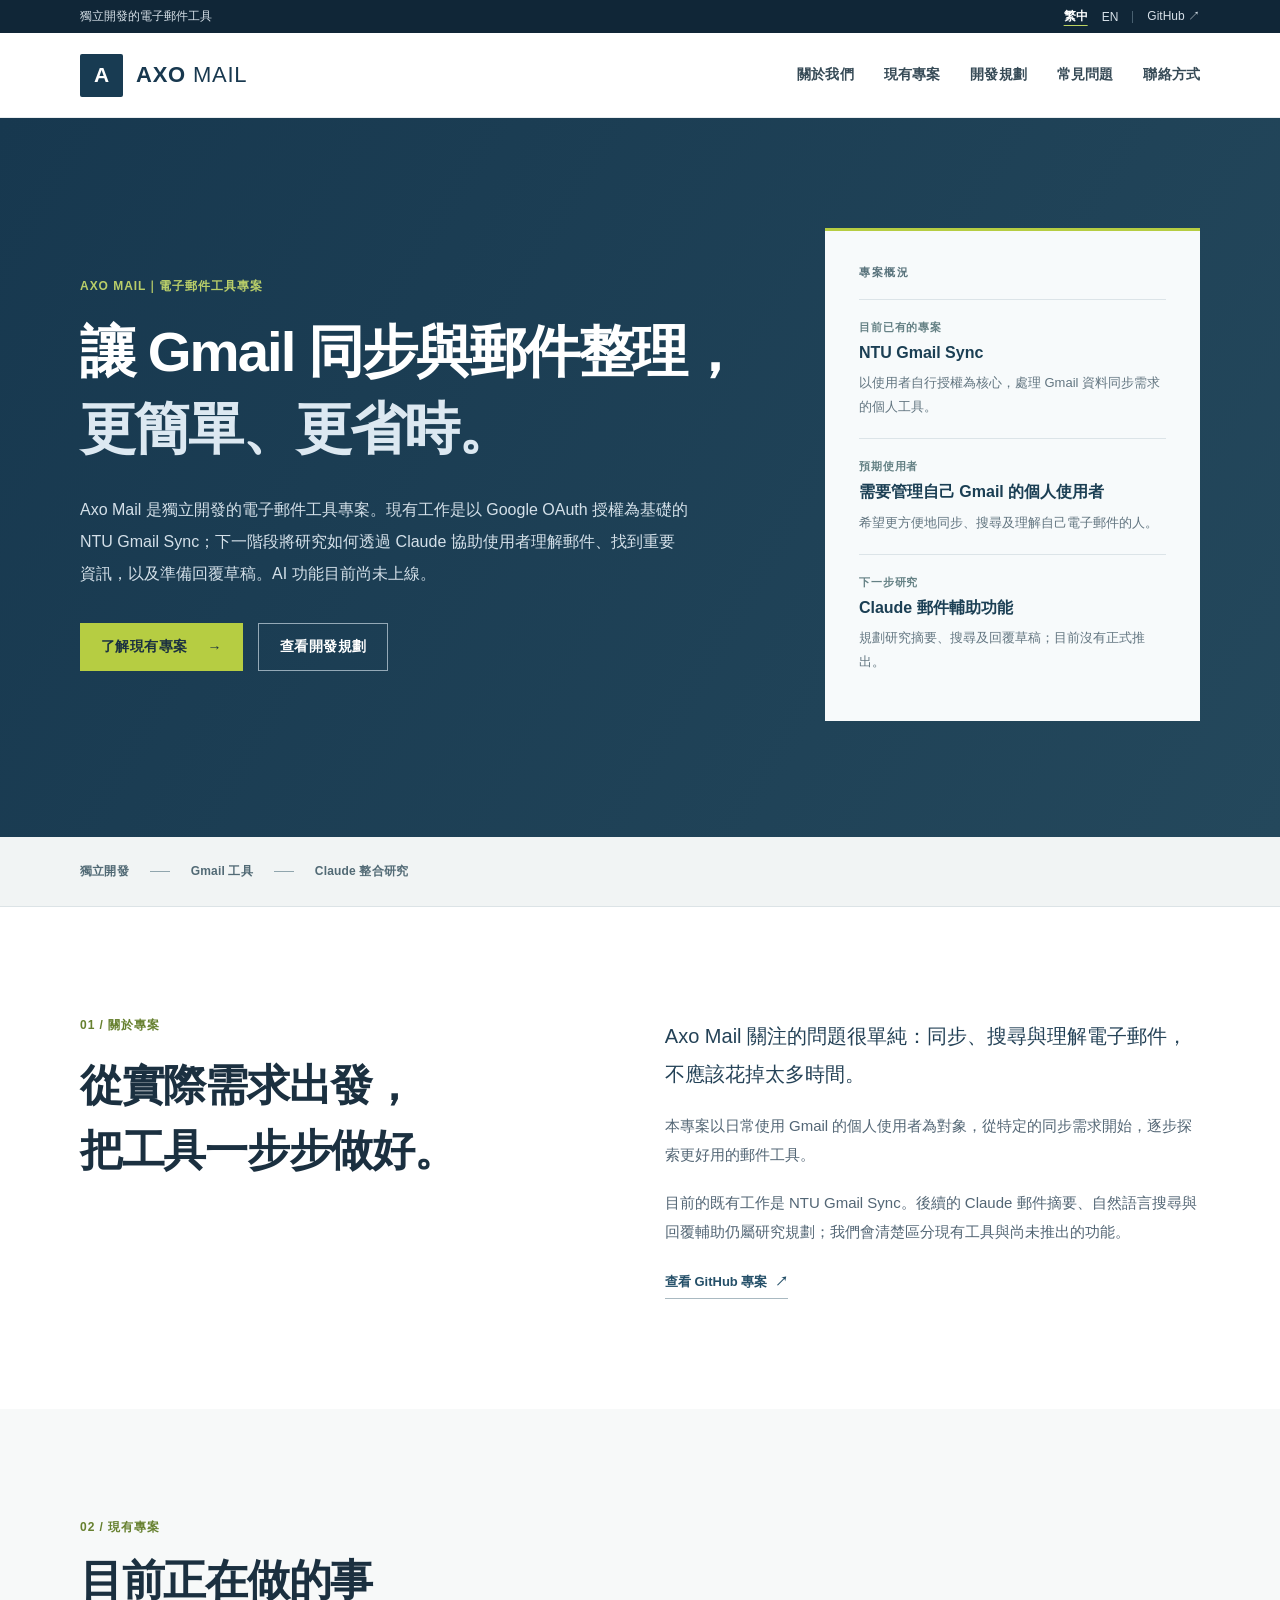
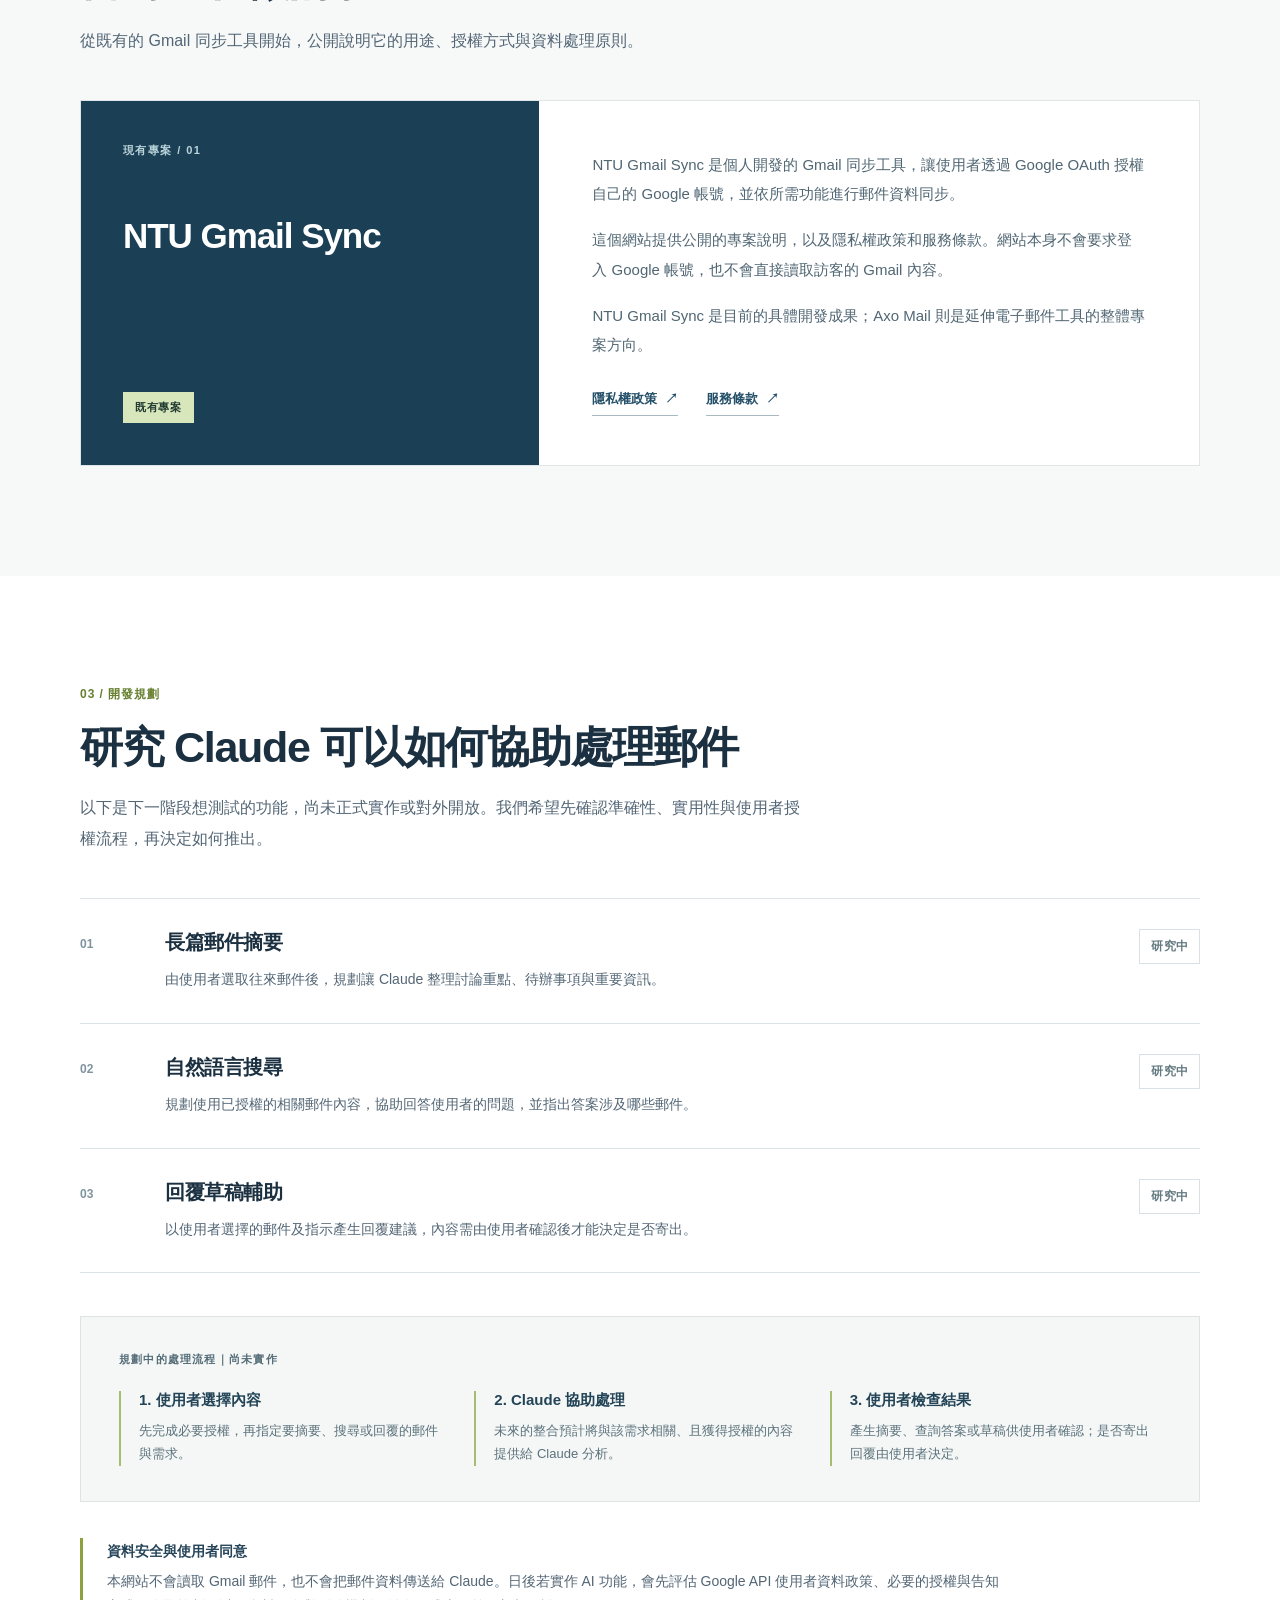
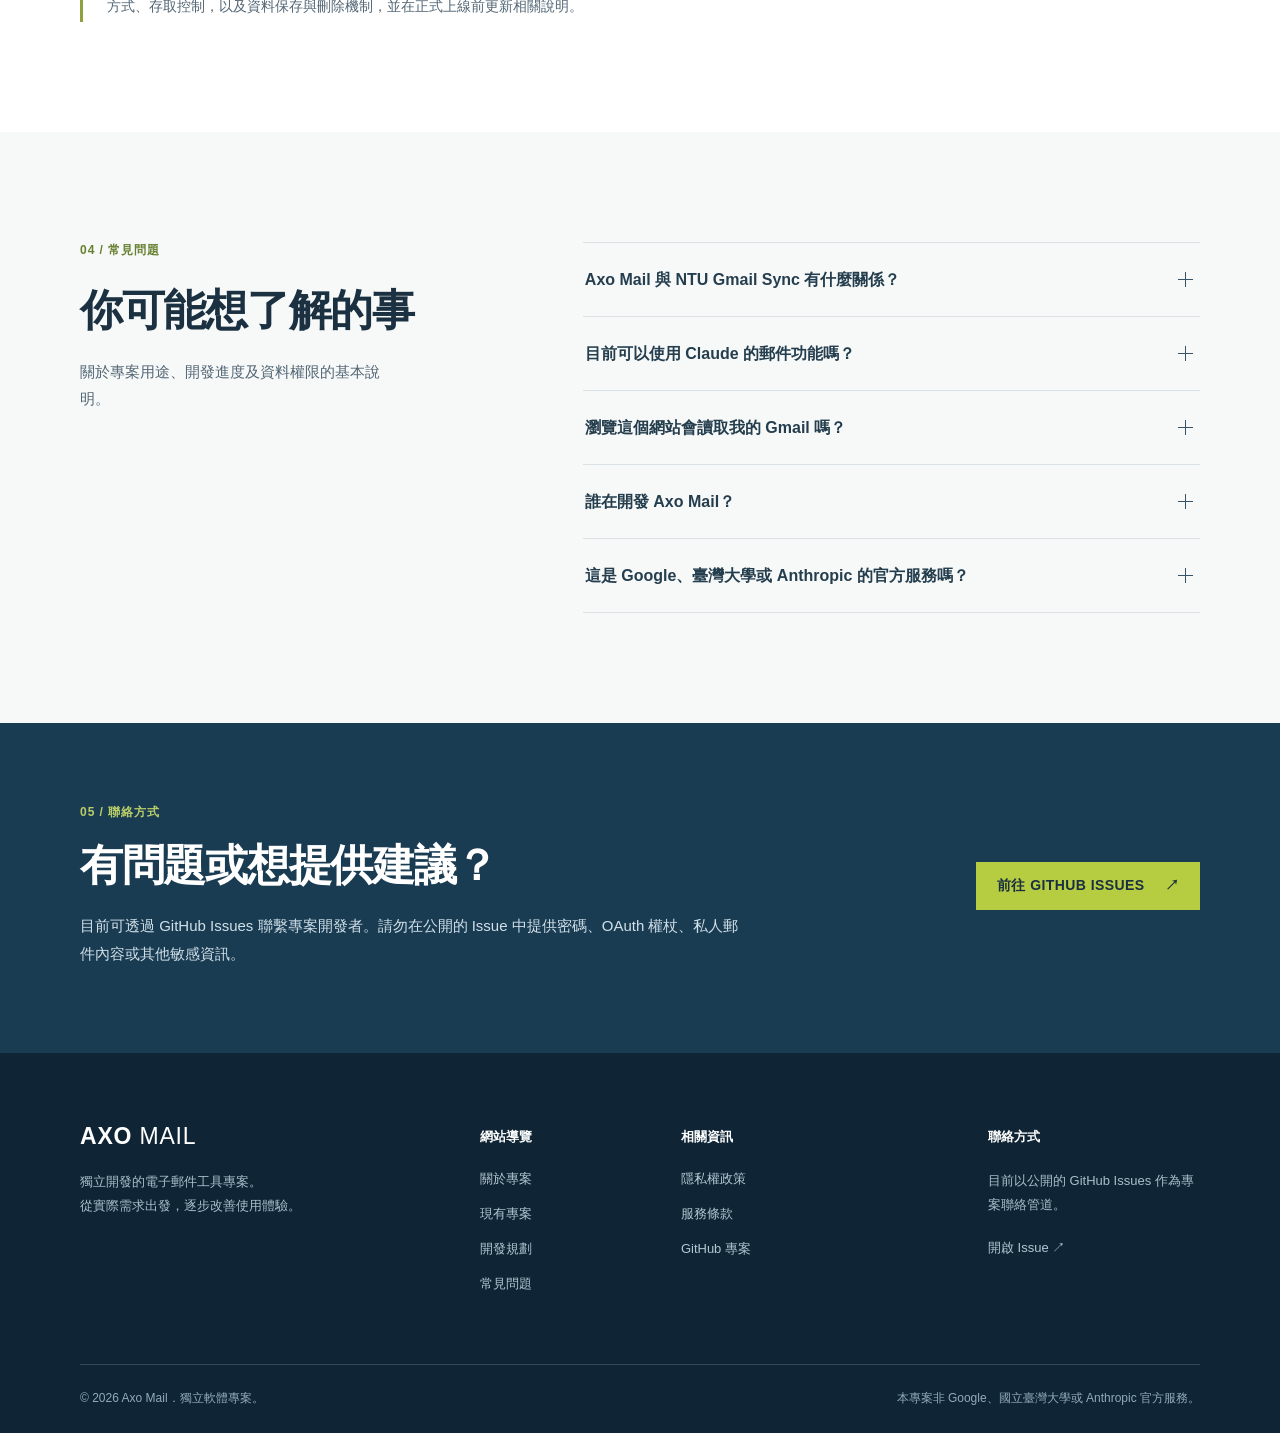
<file: index.html>
<!doctype html>
<html lang="zh-TW">
<head>
  <meta charset="utf-8">
  <meta name="viewport" content="width=device-width, initial-scale=1">
  <meta name="theme-color" content="#142d41">
  <meta name="description" content="Axo Mail 是獨立開發的 Gmail 工具專案。了解 NTU Gmail Sync、Google OAuth 郵件同步，以及規劃中的 Claude 郵件摘要、搜尋與回覆輔助功能。">
  <meta property="og:type" content="website">
  <meta property="og:title" content="Axo Mail｜Gmail 同步與電子郵件工具">
  <meta property="og:description" content="從 NTU Gmail Sync 出發，開發實用的 Gmail 工具，並研究 Claude 如何協助處理郵件。">
  <meta property="og:url" content="https://598787.xyz/">
  <meta property="og:locale" content="zh_TW">
  <meta name="twitter:card" content="summary">
  <link rel="canonical" href="https://598787.xyz/">
  <link rel="alternate" hreflang="zh-TW" href="https://598787.xyz/">
  <link rel="alternate" hreflang="en" href="https://598787.xyz/en.html">
  <link rel="alternate" hreflang="x-default" href="https://598787.xyz/">
  <link rel="icon" href="/favicon.svg" type="image/svg+xml">
  <link rel="stylesheet" href="/site-20261008-zh-v4.css">
  <title>Axo Mail｜Gmail 同步與郵件工作流程</title>
</head>
<body>
  <a class="skip-link" href="#content">跳至主要內容</a>

  <div class="utility-bar">
    <div class="container utility-inner">
      <span>獨立開發的電子郵件工具</span>
      <div class="utility-links">
        <span class="language-current" aria-current="page">繁中</span>
        <a href="/en.html" lang="en" hreflang="en">EN</a>
        <span class="utility-divider" aria-hidden="true"></span>
        <a href="https://github.com/Axoled-Student/598787.xyz" target="_blank" rel="noopener noreferrer">GitHub <span aria-hidden="true">↗</span></a>
      </div>
    </div>
  </div>

  <header class="site-header">
    <div class="container header-inner">
      <a class="logo" href="/" aria-label="Axo Mail 首頁">
        <span class="logo-symbol" aria-hidden="true">A</span>
        <span class="logo-name">AXO <span>MAIL</span></span>
      </a>
      <nav class="main-nav" aria-label="主要導覽">
        <a href="#about">關於我們</a>
        <a href="#projects">現有專案</a>
        <a href="#development">開發規劃</a>
        <a href="#faq">常見問題</a>
        <a href="#contact">聯絡方式</a>
      </nav>
    </div>
  </header>

  <main id="content">
    <section class="hero" aria-labelledby="hero-title">
      <div class="container hero-layout">
        <div class="hero-copy">
          <p class="overline overline-light">Axo Mail｜電子郵件工具專案</p>
          <h1 id="hero-title">讓 Gmail 同步與郵件整理，<span>更簡單、更省時。</span></h1>
          <p class="hero-description">Axo Mail 是獨立開發的電子郵件工具專案。現有工作是以 Google OAuth 授權為基礎的 NTU Gmail Sync；下一階段將研究如何透過 Claude 協助使用者理解郵件、找到重要資訊，以及準備回覆草稿。AI 功能目前尚未上線。</p>
          <div class="hero-actions">
            <a class="action action-primary" href="#projects">了解現有專案 <span aria-hidden="true">→</span></a>
            <a class="action action-outline" href="#development">查看開發規劃</a>
          </div>
        </div>
        <aside class="hero-aside" aria-label="專案簡介">
          <p class="aside-title">專案概況</p>
          <div class="aside-item">
            <span>目前已有的專案</span>
            <strong>NTU Gmail Sync</strong>
            <p>以使用者自行授權為核心，處理 Gmail 資料同步需求的個人工具。</p>
          </div>
          <div class="aside-item">
            <span>預期使用者</span>
            <strong>需要管理自己 Gmail 的個人使用者</strong>
            <p>希望更方便地同步、搜尋及理解自己電子郵件的人。</p>
          </div>
          <div class="aside-item">
            <span>下一步研究</span>
            <strong>Claude 郵件輔助功能</strong>
            <p>規劃研究摘要、搜尋及回覆草稿；目前沒有正式推出。</p>
          </div>
        </aside>
      </div>
    </section>

    <div class="section-trail" aria-label="專案重點">
      <div class="container trail-inner">
        <span>獨立開發</span><span class="trail-separator" aria-hidden="true"></span>
        <span>Gmail 工具</span><span class="trail-separator" aria-hidden="true"></span>
        <span>Claude 整合研究</span>
      </div>
    </div>

    <section class="section about-section" id="about" aria-labelledby="about-title">
      <div class="container split-layout">
        <div class="section-lead">
          <p class="overline">01 / 關於專案</p>
          <h2 id="about-title">從實際需求出發，<br>把工具一步步做好。</h2>
        </div>
        <div class="section-copy">
          <p class="lead">Axo Mail 關注的問題很單純：同步、搜尋與理解電子郵件，不應該花掉太多時間。</p>
          <p>本專案以日常使用 Gmail 的個人使用者為對象，從特定的同步需求開始，逐步探索更好用的郵件工具。</p>
          <p>目前的既有工作是 NTU Gmail Sync。後續的 Claude 郵件摘要、自然語言搜尋與回覆輔助仍屬研究規劃；我們會清楚區分現有工具與尚未推出的功能。</p>
          <a class="inline-link" href="https://github.com/Axoled-Student/598787.xyz" target="_blank" rel="noopener noreferrer">查看 GitHub 專案 <span aria-hidden="true">↗</span></a>
        </div>
      </div>
    </section>

    <section class="section projects-section" id="projects" aria-labelledby="projects-title">
      <div class="container">
        <div class="section-heading">
          <p class="overline">02 / 現有專案</p>
          <h2 id="projects-title">目前正在做的事</h2>
          <p>從既有的 Gmail 同步工具開始，公開說明它的用途、授權方式與資料處理原則。</p>
        </div>

        <article class="project-feature">
          <div class="project-ident">
            <span class="project-index">現有專案 / 01</span>
            <h3>NTU Gmail Sync</h3>
            <span class="project-status">既有專案</span>
          </div>
          <div class="project-description">
            <p>NTU Gmail Sync 是個人開發的 Gmail 同步工具，讓使用者透過 Google OAuth 授權自己的 Google 帳號，並依所需功能進行郵件資料同步。</p>
            <p>這個網站提供公開的專案說明，以及隱私權政策和服務條款。網站本身不會要求登入 Google 帳號，也不會直接讀取訪客的 Gmail 內容。</p>
            <p>NTU Gmail Sync 是目前的具體開發成果；Axo Mail 則是延伸電子郵件工具的整體專案方向。</p>
            <div class="project-links">
              <a class="inline-link" href="/privacy.html">隱私權政策 <span aria-hidden="true">↗</span></a>
              <a class="inline-link" href="/terms.html">服務條款 <span aria-hidden="true">↗</span></a>
            </div>
          </div>
        </article>
      </div>
    </section>

    <section class="section development-section" id="development" aria-labelledby="development-title">
      <div class="container">
        <div class="section-heading">
          <p class="overline">03 / 開發規劃</p>
          <h2 id="development-title">研究 Claude 可以如何協助處理郵件</h2>
          <p>以下是下一階段想測試的功能，尚未正式實作或對外開放。我們希望先確認準確性、實用性與使用者授權流程，再決定如何推出。</p>
        </div>

        <div class="development-list">
          <div class="development-row">
            <span class="row-number">01</span>
            <div>
              <h3>長篇郵件摘要</h3>
              <p>由使用者選取往來郵件後，規劃讓 Claude 整理討論重點、待辦事項與重要資訊。</p>
            </div>
            <span class="phase">研究中</span>
          </div>
          <div class="development-row">
            <span class="row-number">02</span>
            <div>
              <h3>自然語言搜尋</h3>
              <p>規劃使用已授權的相關郵件內容，協助回答使用者的問題，並指出答案涉及哪些郵件。</p>
            </div>
            <span class="phase">研究中</span>
          </div>
          <div class="development-row">
            <span class="row-number">03</span>
            <div>
              <h3>回覆草稿輔助</h3>
              <p>以使用者選擇的郵件及指示產生回覆建議，內容需由使用者確認後才能決定是否寄出。</p>
            </div>
            <span class="phase">研究中</span>
          </div>
        </div>

        <div class="workflow-proposal" aria-label="未實作的 Claude 整合流程規劃">
          <p>規劃中的處理流程｜尚未實作</p>
          <ol class="workflow-steps">
            <li><strong>1. 使用者選擇內容</strong><span>先完成必要授權，再指定要摘要、搜尋或回覆的郵件與需求。</span></li>
            <li><strong>2. Claude 協助處理</strong><span>未來的整合預計將與該需求相關、且獲得授權的內容提供給 Claude 分析。</span></li>
            <li><strong>3. 使用者檢查結果</strong><span>產生摘要、查詢答案或草稿供使用者確認；是否寄出回覆由使用者決定。</span></li>
          </ol>
        </div>

        <div class="development-note">
          <strong>資料安全與使用者同意</strong>
          <p>本網站不會讀取 Gmail 郵件，也不會把郵件資料傳送給 Claude。日後若實作 AI 功能，會先評估 Google API 使用者資料政策、必要的授權與告知方式、存取控制，以及資料保存與刪除機制，並在正式上線前更新相關說明。</p>
        </div>
      </div>
    </section>

    <section class="section faq-section" id="faq" aria-labelledby="faq-title">
      <div class="container faq-layout">
        <div class="section-lead">
          <p class="overline">04 / 常見問題</p>
          <h2 id="faq-title">你可能想了解的事</h2>
          <p>關於專案用途、開發進度及資料權限的基本說明。</p>
        </div>
        <div class="faq-list">
          <details>
            <summary>Axo Mail 與 NTU Gmail Sync 有什麼關係？<span class="faq-toggle" aria-hidden="true"></span></summary>
            <div class="faq-answer"><p>NTU Gmail Sync 是既有的個人 Gmail 同步工具；Axo Mail 是延伸郵件整理及 AI 輔助功能的整體專案方向。網站中的開發規劃不代表相關功能已上線。</p></div>
          </details>
          <details>
            <summary>目前可以使用 Claude 的郵件功能嗎？<span class="faq-toggle" aria-hidden="true"></span></summary>
            <div class="faq-answer"><p>還不行。Claude 郵件摘要、自然語言搜尋與回覆草稿都屬於規劃中的研究項目，目前沒有對外提供 AI 收件匣服務。</p></div>
          </details>
          <details>
            <summary>瀏覽這個網站會讀取我的 Gmail 嗎？<span class="faq-toggle" aria-hidden="true"></span></summary>
            <div class="faq-answer"><p>不會。這是公開的資訊網站，不需要 Google 登入。NTU Gmail Sync 的帳號存取則需由使用者自行透過 Google OAuth 授權。</p></div>
          </details>
          <details>
            <summary>誰在開發 Axo Mail？<span class="faq-toggle" aria-hidden="true"></span></summary>
            <div class="faq-answer"><p>Axo Mail 是獨立開發、仍在早期階段的軟體專案。可透過公開的 GitHub 儲存庫查看網站內容或提出問題。</p></div>
          </details>
          <details>
            <summary>這是 Google、臺灣大學或 Anthropic 的官方服務嗎？<span class="faq-toggle" aria-hidden="true"></span></summary>
            <div class="faq-answer"><p>不是。Axo Mail 與 NTU Gmail Sync 都是獨立專案，並非 Google、國立臺灣大學或 Anthropic 的官方服務。</p></div>
          </details>
        </div>
      </div>
    </section>

    <section class="contact-section" id="contact" aria-labelledby="contact-title">
      <div class="container contact-layout">
        <div>
          <p class="overline overline-light">05 / 聯絡方式</p>
          <h2 id="contact-title">有問題或想提供建議？</h2>
          <p>目前可透過 GitHub Issues 聯繫專案開發者。請勿在公開的 Issue 中提供密碼、OAuth 權杖、私人郵件內容或其他敏感資訊。</p>
        </div>
        <a class="action action-primary" href="https://github.com/Axoled-Student/598787.xyz/issues" target="_blank" rel="noopener noreferrer">前往 GitHub Issues <span aria-hidden="true">↗</span></a>
      </div>
    </section>
  </main>

  <footer class="site-footer">
    <div class="container footer-grid">
      <div class="footer-brand">
        <span class="footer-logo">AXO <span>MAIL</span></span>
        <p>獨立開發的電子郵件工具專案。<br>從實際需求出發，逐步改善使用體驗。</p>
      </div>
      <div>
        <h3>網站導覽</h3>
        <nav aria-label="頁尾網站導覽">
          <a href="#about">關於專案</a>
          <a href="#projects">現有專案</a>
          <a href="#development">開發規劃</a>
          <a href="#faq">常見問題</a>
        </nav>
      </div>
      <div>
        <h3>相關資訊</h3>
        <nav aria-label="頁尾相關資訊">
          <a href="/privacy.html">隱私權政策</a>
          <a href="/terms.html">服務條款</a>
          <a href="https://github.com/Axoled-Student/598787.xyz" target="_blank" rel="noopener noreferrer">GitHub 專案</a>
        </nav>
      </div>
      <div>
        <h3>聯絡方式</h3>
        <p>目前以公開的 GitHub Issues 作為專案聯絡管道。</p>
        <a href="https://github.com/Axoled-Student/598787.xyz/issues" target="_blank" rel="noopener noreferrer">開啟 Issue <span aria-hidden="true">↗</span></a>
      </div>
    </div>
    <div class="container footer-bottom">
      <span>© 2026 Axo Mail．獨立軟體專案。</span>
      <span>本專案非 Google、國立臺灣大學或 Anthropic 官方服務。</span>
    </div>
  </footer>
</body>
</html>
</file>
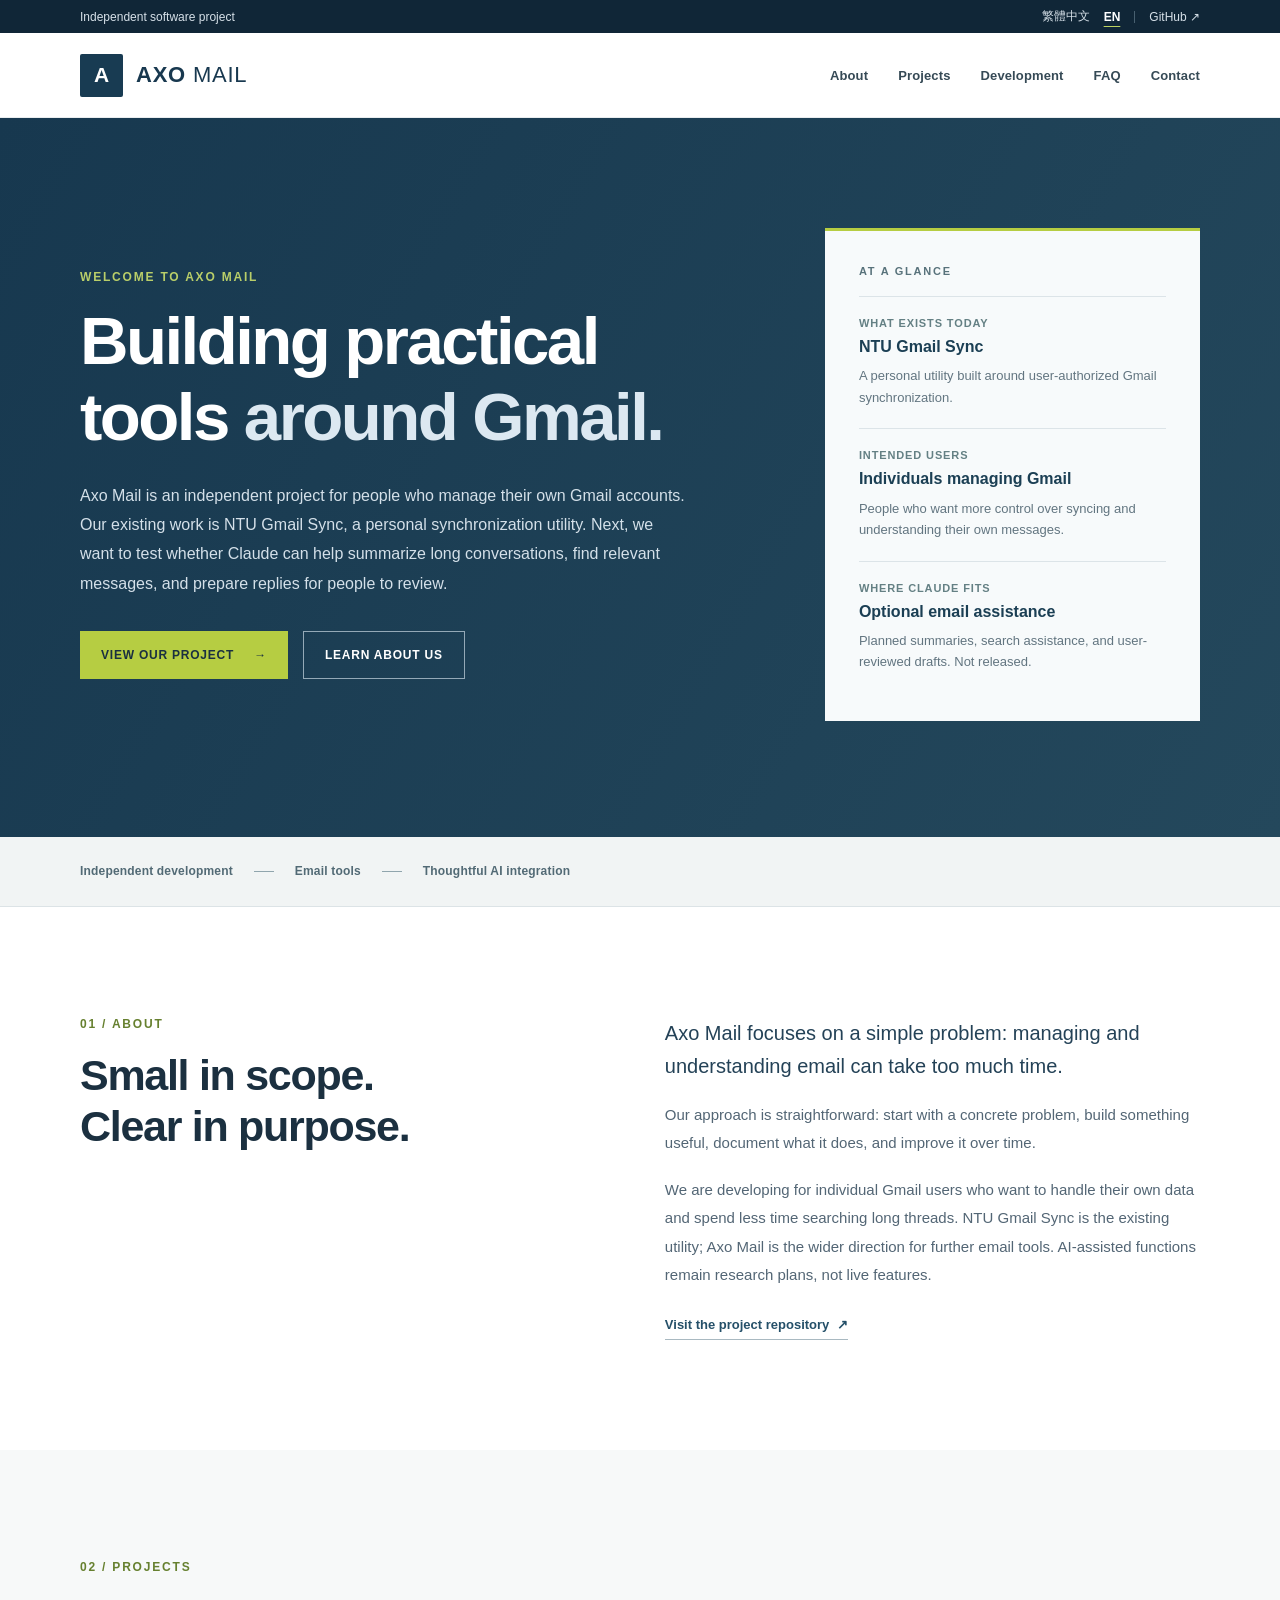
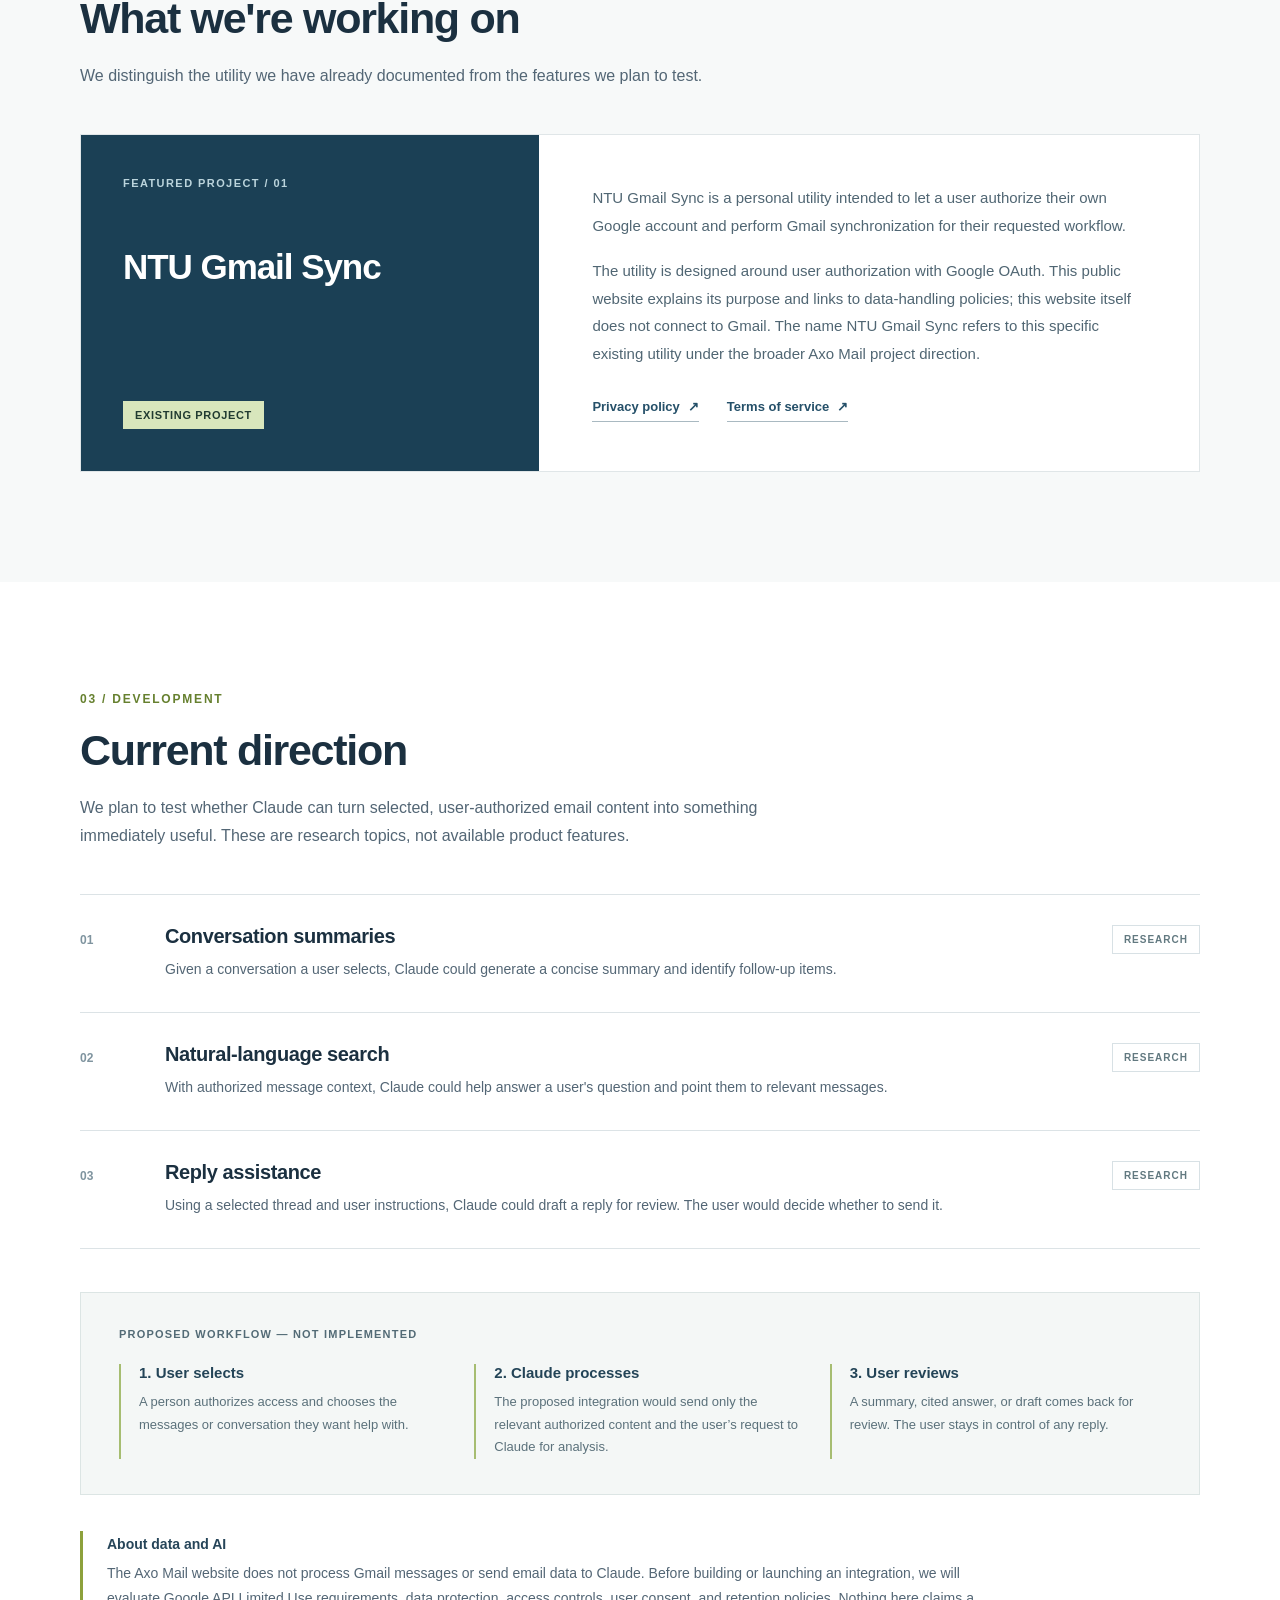
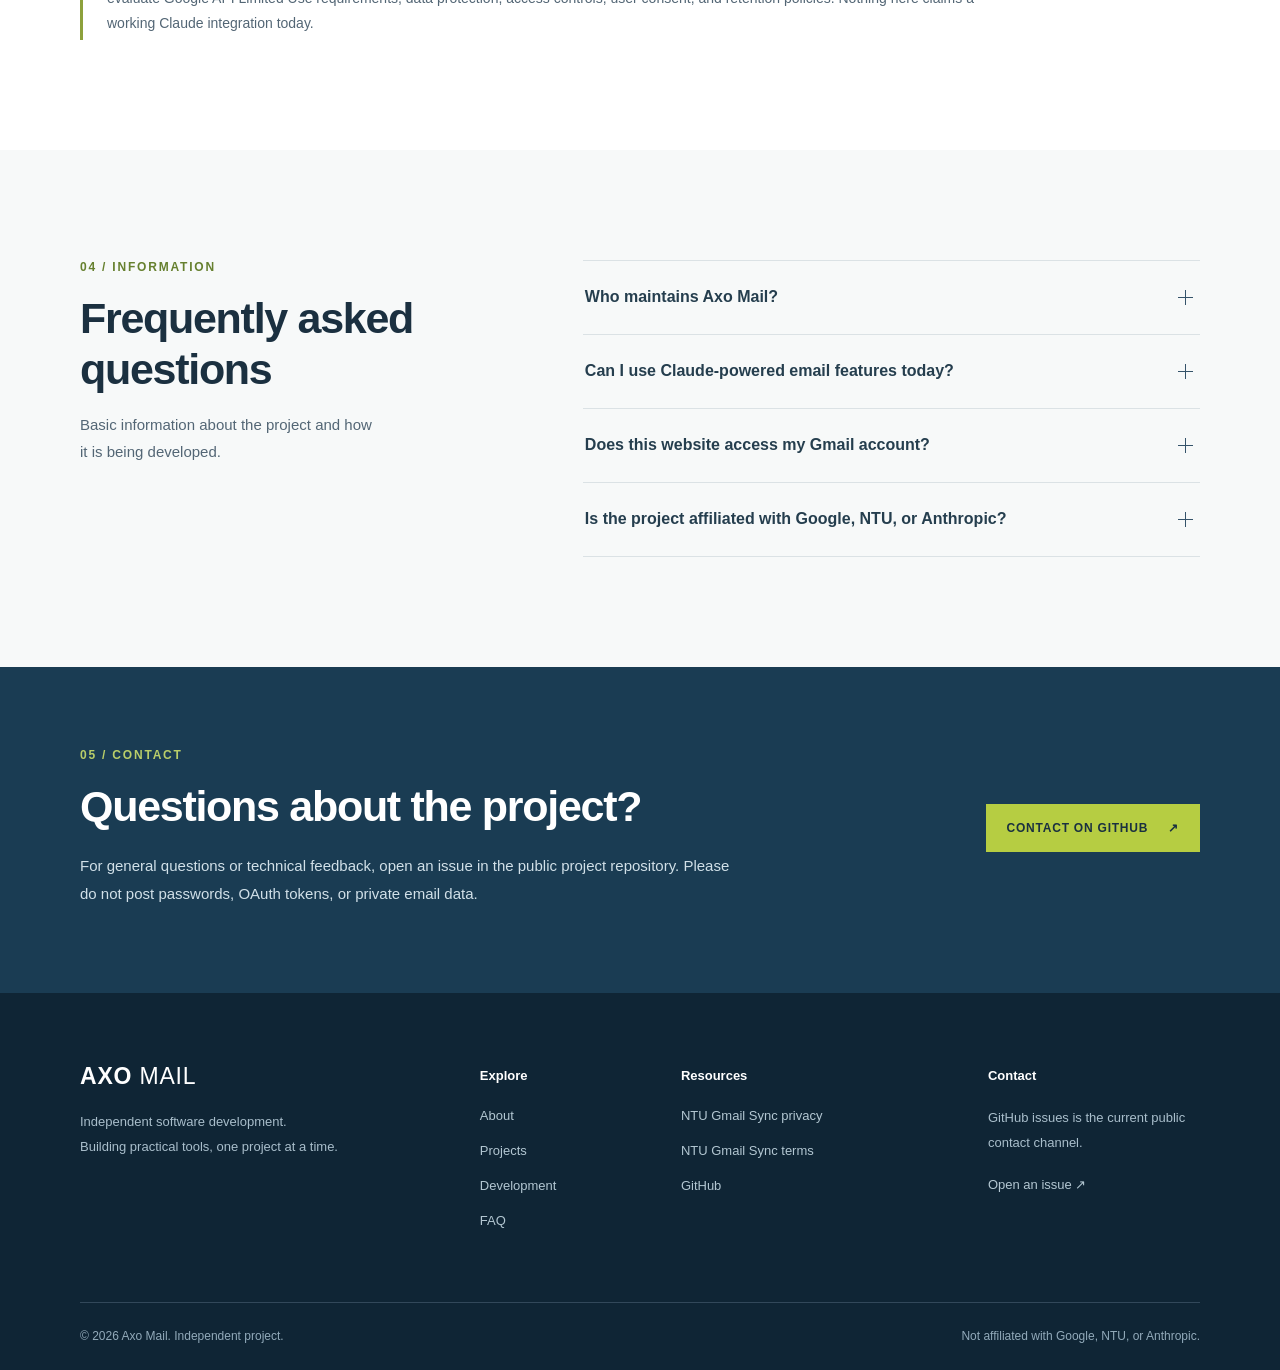
<file: en.html>
<!doctype html>
<html lang="en">
<head>
  <meta charset="utf-8">
  <meta name="viewport" content="width=device-width, initial-scale=1">
  <meta name="theme-color" content="#142d41">
  <meta name="description" content="Axo Mail is an independent software project focused on practical email tools. Learn about NTU Gmail Sync, our work with Google OAuth, and future Claude research.">
  <meta property="og:type" content="website">
  <meta property="og:title" content="Axo Mail | Independent software project">
  <meta property="og:description" content="Building practical email utilities, starting with NTU Gmail Sync. See current work, development plans, and project information.">
  <meta property="og:url" content="https://598787.xyz/en.html">
  <meta property="og:locale" content="en_US">
  <meta name="twitter:card" content="summary">
  <link rel="canonical" href="https://598787.xyz/en.html">
  <link rel="alternate" hreflang="zh-TW" href="https://598787.xyz/">
  <link rel="alternate" hreflang="en" href="https://598787.xyz/en.html">
  <link rel="alternate" hreflang="x-default" href="https://598787.xyz/">
  <link rel="icon" href="/favicon.svg" type="image/svg+xml">
  <link rel="stylesheet" href="/site-20261008-zh-v4.css">
  <title>Axo Mail — Gmail tools and email workflow research</title>
</head>
<body>
  <a class="skip-link" href="#content">Skip to content</a>

  <div class="utility-bar">
    <div class="container utility-inner">
      <span>Independent software project</span>
      <div class="utility-links">
        <a href="/" lang="zh-Hant" hreflang="zh-TW">繁體中文</a>
        <span class="language-current" aria-current="page">EN</span>
        <span class="utility-divider" aria-hidden="true"></span>
        <a href="https://github.com/Axoled-Student/598787.xyz" target="_blank" rel="noopener noreferrer">GitHub <span aria-hidden="true">↗</span></a>
      </div>
    </div>
  </div>

  <header class="site-header">
    <div class="container header-inner">
      <a class="logo" href="/en.html" aria-label="Axo Mail homepage in English">
        <span class="logo-symbol" aria-hidden="true">A</span>
        <span class="logo-name">AXO <span>MAIL</span></span>
      </a>
      <nav class="main-nav" aria-label="Main navigation">
        <a href="#about">About</a>
        <a href="#projects">Projects</a>
        <a href="#development">Development</a>
        <a href="#faq">FAQ</a>
        <a href="#contact">Contact</a>
      </nav>
    </div>
  </header>

  <main id="content">
    <section class="hero" aria-labelledby="hero-title">
      <div class="container hero-layout">
        <div class="hero-copy">
          <p class="overline overline-light">Welcome to Axo Mail</p>
          <h1 id="hero-title">Building practical tools <span>around Gmail.</span></h1>
          <p class="hero-description">Axo Mail is an independent project for people who manage their own Gmail accounts. Our existing work is NTU Gmail Sync, a personal synchronization utility. Next, we want to test whether Claude can help summarize long conversations, find relevant messages, and prepare replies for people to review.</p>
          <div class="hero-actions">
            <a class="action action-primary" href="#projects">View our project <span aria-hidden="true">→</span></a>
            <a class="action action-outline" href="#about">Learn about us</a>
          </div>
        </div>
        <aside class="hero-aside" aria-label="Project overview">
          <p class="aside-title">At a glance</p>
          <div class="aside-item">
            <span>What exists today</span>
            <strong>NTU Gmail Sync</strong>
            <p>A personal utility built around user-authorized Gmail synchronization.</p>
          </div>
          <div class="aside-item">
            <span>Intended users</span>
            <strong>Individuals managing Gmail</strong>
            <p>People who want more control over syncing and understanding their own messages.</p>
          </div>
          <div class="aside-item">
            <span>Where Claude fits</span>
            <strong>Optional email assistance</strong>
            <p>Planned summaries, search assistance, and user-reviewed drafts. Not released.</p>
          </div>
        </aside>
      </div>
    </section>

    <div class="section-trail" aria-hidden="true">
      <div class="container trail-inner"><span>Independent development</span><span class="trail-separator"></span><span>Email tools</span><span class="trail-separator"></span><span>Thoughtful AI integration</span></div>
    </div>

    <section class="section about-section" id="about" aria-labelledby="about-title">
      <div class="container split-layout">
        <div class="section-lead">
          <p class="overline">01 / About</p>
          <h2 id="about-title">Small in scope.<br>Clear in purpose.</h2>
        </div>
        <div class="section-copy">
          <p class="lead">Axo Mail focuses on a simple problem: managing and understanding email can take too much time.</p>
          <p>Our approach is straightforward: start with a concrete problem, build something useful, document what it does, and improve it over time.</p>
          <p>We are developing for individual Gmail users who want to handle their own data and spend less time searching long threads. NTU Gmail Sync is the existing utility; Axo Mail is the wider direction for further email tools. AI-assisted functions remain research plans, not live features.</p>
          <a class="inline-link" href="https://github.com/Axoled-Student/598787.xyz" target="_blank" rel="noopener noreferrer">Visit the project repository <span aria-hidden="true">↗</span></a>
        </div>
      </div>
    </section>

    <section class="section projects-section" id="projects" aria-labelledby="projects-title">
      <div class="container">
        <div class="section-heading">
          <p class="overline">02 / Projects</p>
          <h2 id="projects-title">What we're working on</h2>
          <p>We distinguish the utility we have already documented from the features we plan to test.</p>
        </div>

        <article class="project-feature">
          <div class="project-ident">
            <span class="project-index">Featured project / 01</span>
            <h3>NTU Gmail Sync</h3>
            <span class="project-status">Existing project</span>
          </div>
          <div class="project-description">
            <p>NTU Gmail Sync is a personal utility intended to let a user authorize their own Google account and perform Gmail synchronization for their requested workflow.</p>
            <p>The utility is designed around user authorization with Google OAuth. This public website explains its purpose and links to data-handling policies; this website itself does not connect to Gmail. The name NTU Gmail Sync refers to this specific existing utility under the broader Axo Mail project direction.</p>
            <div class="project-links">
              <a class="inline-link" href="/privacy-en.html">Privacy policy <span aria-hidden="true">↗</span></a>
              <a class="inline-link" href="/terms-en.html">Terms of service <span aria-hidden="true">↗</span></a>
            </div>
          </div>
        </article>
      </div>
    </section>

    <section class="section development-section" id="development" aria-labelledby="development-title">
      <div class="container">
        <div class="section-heading">
          <p class="overline">03 / Development</p>
          <h2 id="development-title">Current direction</h2>
          <p>We plan to test whether Claude can turn selected, user-authorized email content into something immediately useful. These are research topics, not available product features.</p>
        </div>

        <div class="development-list">
          <div class="development-row">
            <span class="row-number">01</span>
            <div>
              <h3>Conversation summaries</h3>
              <p>Given a conversation a user selects, Claude could generate a concise summary and identify follow-up items.</p>
            </div>
            <span class="phase">Research</span>
          </div>
          <div class="development-row">
            <span class="row-number">02</span>
            <div>
              <h3>Natural-language search</h3>
              <p>With authorized message context, Claude could help answer a user's question and point them to relevant messages.</p>
            </div>
            <span class="phase">Research</span>
          </div>
          <div class="development-row">
            <span class="row-number">03</span>
            <div>
              <h3>Reply assistance</h3>
              <p>Using a selected thread and user instructions, Claude could draft a reply for review. The user would decide whether to send it.</p>
            </div>
            <span class="phase">Research</span>
          </div>
        </div>

        <div class="workflow-proposal" aria-label="Proposed Claude processing workflow">
          <p>Proposed workflow — not implemented</p>
          <ol class="workflow-steps">
            <li><strong>1. User selects</strong><span>A person authorizes access and chooses the messages or conversation they want help with.</span></li>
            <li><strong>2. Claude processes</strong><span>The proposed integration would send only the relevant authorized content and the user’s request to Claude for analysis.</span></li>
            <li><strong>3. User reviews</strong><span>A summary, cited answer, or draft comes back for review. The user stays in control of any reply.</span></li>
          </ol>
        </div>

        <div class="development-note">
          <strong>About data and AI</strong>
          <p>The Axo Mail website does not process Gmail messages or send email data to Claude. Before building or launching an integration, we will evaluate Google API Limited Use requirements, data protection, access controls, user consent, and retention policies. Nothing here claims a working Claude integration today.</p>
        </div>
      </div>
    </section>

    <section class="section faq-section" id="faq" aria-labelledby="faq-title">
      <div class="container faq-layout">
        <div class="section-lead">
          <p class="overline">04 / Information</p>
          <h2 id="faq-title">Frequently asked questions</h2>
          <p>Basic information about the project and how it is being developed.</p>
        </div>
        <div class="faq-list">
          <details>
            <summary>Who maintains Axo Mail?<span class="faq-toggle" aria-hidden="true"></span></summary>
            <div class="faq-answer"><p>Axo Mail is an independently developed early-stage project. Its existing NTU Gmail Sync utility is documented here. The public website repository and contact channel are on GitHub.</p></div>
          </details>
          <details>
            <summary>Can I use Claude-powered email features today?<span class="faq-toggle" aria-hidden="true"></span></summary>
            <div class="faq-answer"><p>No. Claude-powered features are an area of development and research. This site does not offer a live AI inbox or a production Claude integration.</p></div>
          </details>
          <details>
            <summary>Does this website access my Gmail account?<span class="faq-toggle" aria-hidden="true"></span></summary>
            <div class="faq-answer"><p>No. This is a public information website. NTU Gmail Sync is a separate utility; any Gmail authorization must be initiated by the user through Google's OAuth process.</p></div>
          </details>
          <details>
            <summary>Is the project affiliated with Google, NTU, or Anthropic?<span class="faq-toggle" aria-hidden="true"></span></summary>
            <div class="faq-answer"><p>No. Axo Mail and NTU Gmail Sync are independent projects and are not official services of Google, National Taiwan University, or Anthropic.</p></div>
          </details>
        </div>
      </div>
    </section>

    <section class="contact-section" id="contact" aria-labelledby="contact-title">
      <div class="container contact-layout">
        <div>
          <p class="overline overline-light">05 / Contact</p>
          <h2 id="contact-title">Questions about the project?</h2>
          <p>For general questions or technical feedback, open an issue in the public project repository. Please do not post passwords, OAuth tokens, or private email data.</p>
        </div>
        <a class="action action-primary" href="https://github.com/Axoled-Student/598787.xyz/issues" target="_blank" rel="noopener noreferrer">Contact on GitHub <span aria-hidden="true">↗</span></a>
      </div>
    </section>
  </main>

  <footer class="site-footer">
    <div class="container footer-grid">
      <div class="footer-brand">
        <span class="footer-logo">AXO <span>MAIL</span></span>
        <p>Independent software development.<br>Building practical tools, one project at a time.</p>
      </div>
      <div>
        <h3>Explore</h3>
        <nav aria-label="Footer site links"><a href="#about">About</a><a href="#projects">Projects</a><a href="#development">Development</a><a href="#faq">FAQ</a></nav>
      </div>
      <div>
        <h3>Resources</h3>
        <nav aria-label="Footer resource links"><a href="/privacy-en.html">NTU Gmail Sync privacy</a><a href="/terms-en.html">NTU Gmail Sync terms</a><a href="https://github.com/Axoled-Student/598787.xyz" target="_blank" rel="noopener noreferrer">GitHub</a></nav>
      </div>
      <div>
        <h3>Contact</h3>
        <p>GitHub issues is the current public contact channel.</p>
        <a href="https://github.com/Axoled-Student/598787.xyz/issues" target="_blank" rel="noopener noreferrer">Open an issue <span aria-hidden="true">↗</span></a>
      </div>
    </div>
    <div class="container footer-bottom">
      <span>© 2026 Axo Mail. Independent project.</span>
      <span>Not affiliated with Google, NTU, or Anthropic.</span>
    </div>
  </footer>
</body>
</html>
</file>
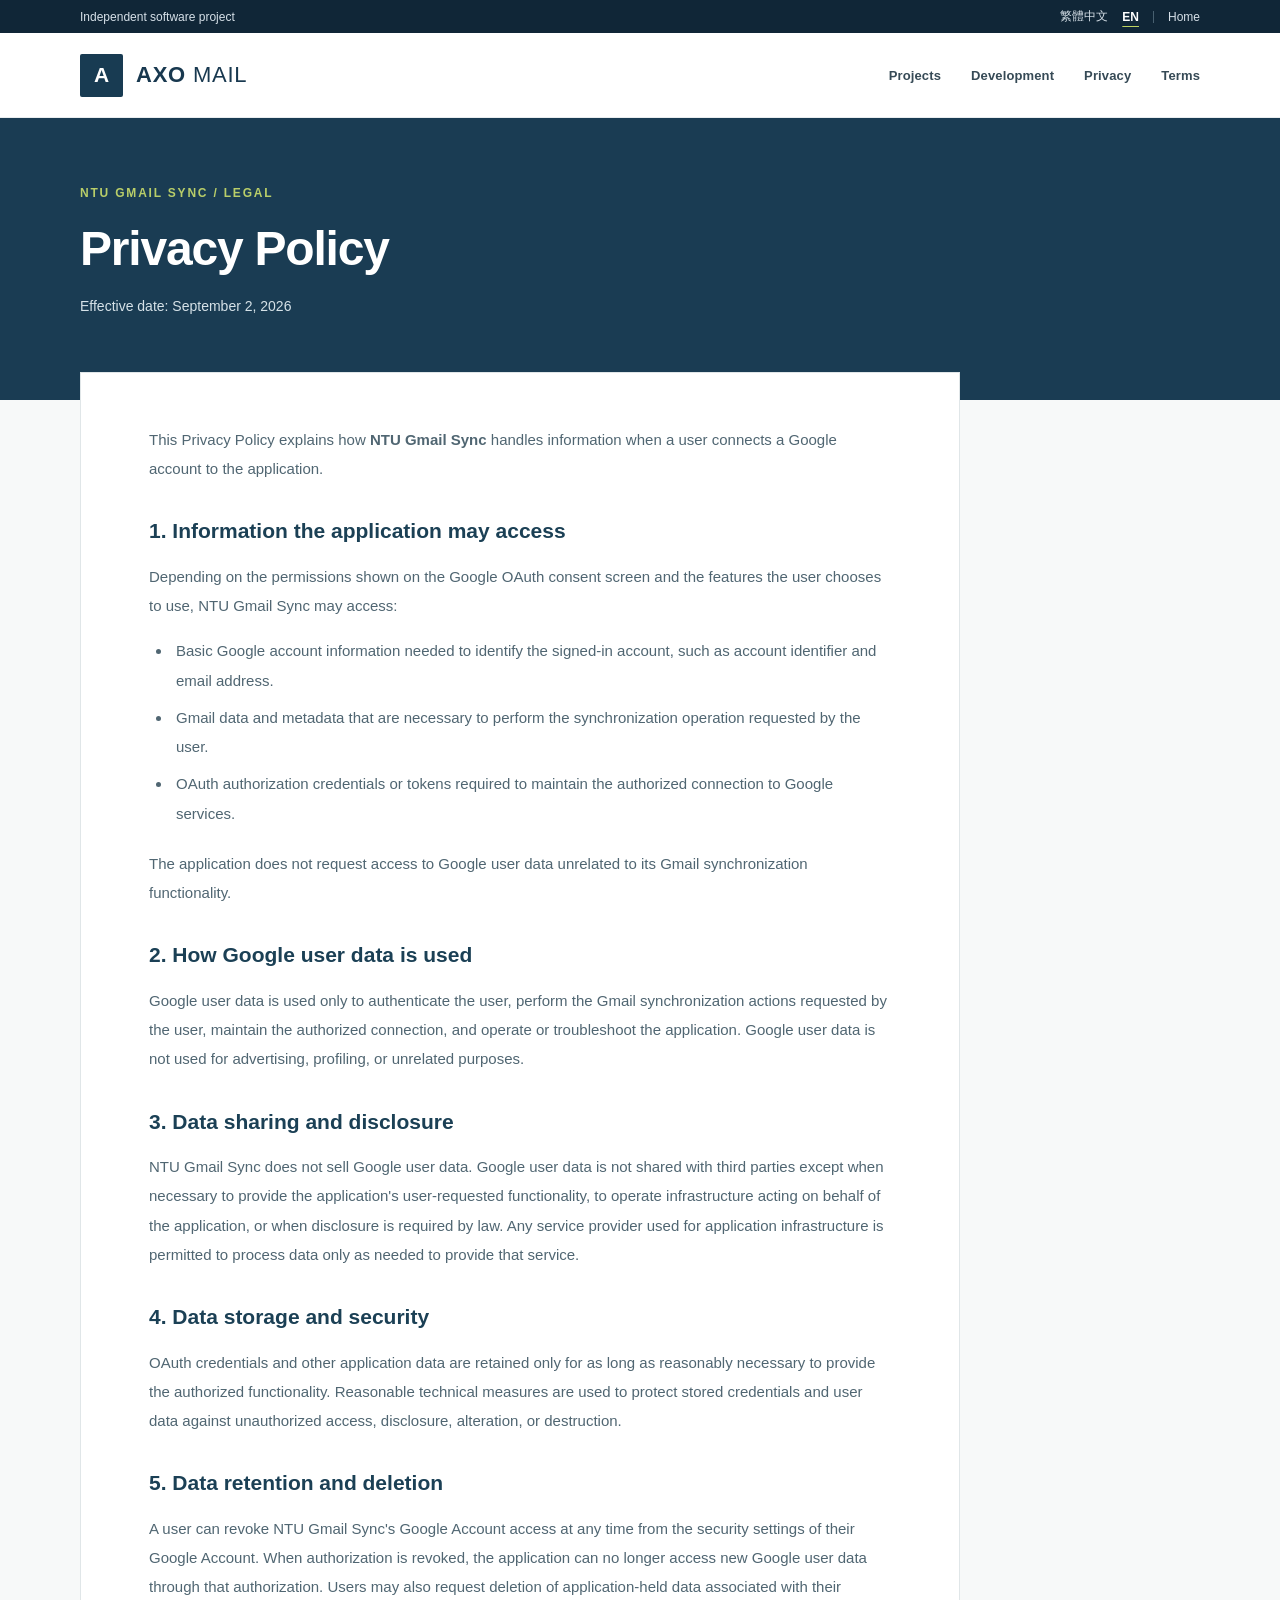
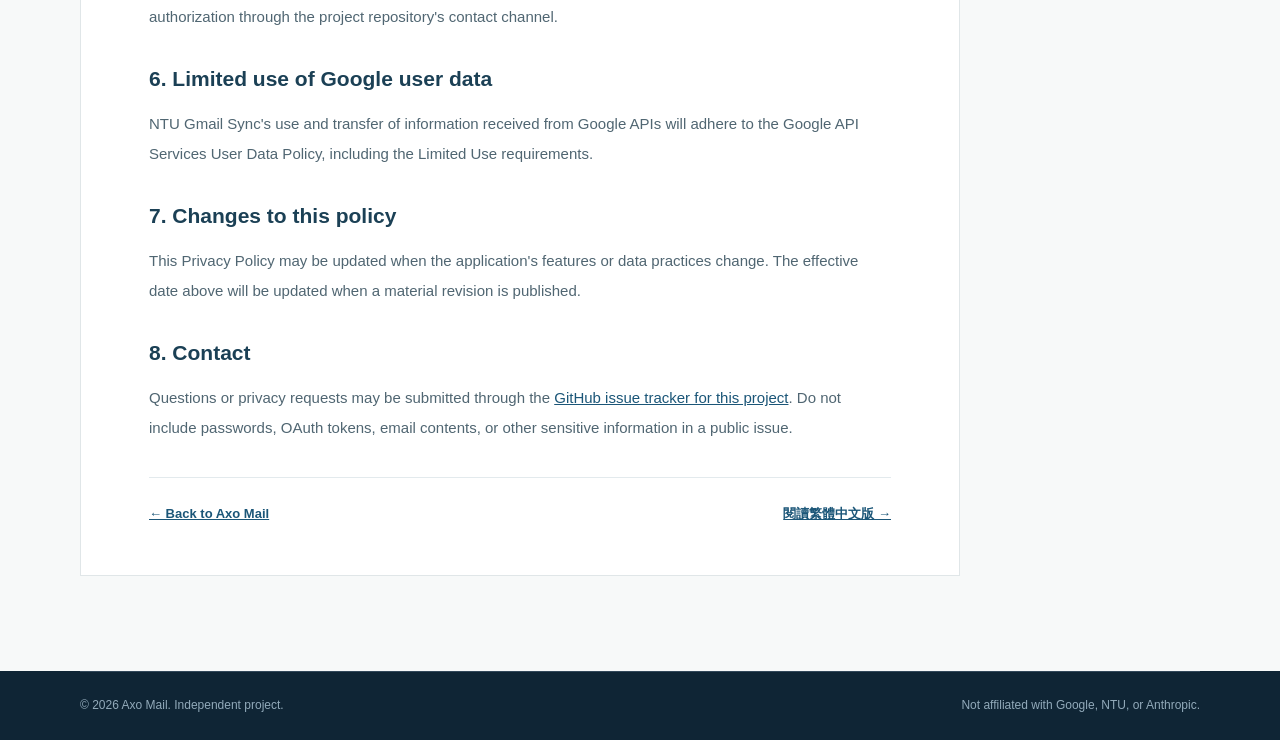
<file: privacy-en.html>
<!doctype html>
<html lang="en">
<head>
  <meta charset="utf-8">
  <meta name="viewport" content="width=device-width, initial-scale=1">
  <meta name="theme-color" content="#142d41">
  <meta name="description" content="Privacy policy for NTU Gmail Sync, an independent Gmail synchronization utility.">
  <link rel="canonical" href="https://598787.xyz/privacy-en.html">
  <link rel="alternate" hreflang="en" href="https://598787.xyz/privacy-en.html">
  <link rel="alternate" hreflang="zh-TW" href="https://598787.xyz/privacy.html">
  <link rel="icon" href="/favicon.svg" type="image/svg+xml">
  <link rel="stylesheet" href="/site-20261008-zh-v4.css">
  <title>Privacy Policy — NTU Gmail Sync | Axo Mail</title>
</head>
<body>
  <a class="skip-link" href="#legal-content">Skip to content</a>
  <div class="utility-bar"><div class="container utility-inner"><span>Independent software project</span><div class="utility-links"><a href="/privacy.html" lang="zh-Hant" hreflang="zh-TW">繁體中文</a><span class="language-current" aria-current="page">EN</span><span class="utility-divider" aria-hidden="true"></span><a href="/en.html">Home</a></div></div></div>
  <header class="site-header"><div class="container header-inner"><a class="logo" href="/en.html" aria-label="Axo Mail English homepage"><span class="logo-symbol" aria-hidden="true">A</span><span class="logo-name">AXO <span>MAIL</span></span></a><nav class="main-nav" aria-label="Legal page navigation"><a href="/en.html#projects">Projects</a><a href="/en.html#development">Development</a><a href="/privacy-en.html">Privacy</a><a href="/terms-en.html">Terms</a></nav></div></header>
  <main id="legal-content"><div class="legal-hero"><div class="container"><p class="overline overline-light">NTU Gmail Sync / Legal</p><h1>Privacy Policy</h1><p>Effective date: September 2, 2026</p></div></div>
    <div class="legal-main"><div class="container"><article class="legal-paper">
  
  

  <p>This Privacy Policy explains how <strong>NTU Gmail Sync</strong> handles information when a user connects a Google account to the application.</p>

  <h2>1. Information the application may access</h2>
  <p>Depending on the permissions shown on the Google OAuth consent screen and the features the user chooses to use, NTU Gmail Sync may access:</p>
  <ul>
    <li>Basic Google account information needed to identify the signed-in account, such as account identifier and email address.</li>
    <li>Gmail data and metadata that are necessary to perform the synchronization operation requested by the user.</li>
    <li>OAuth authorization credentials or tokens required to maintain the authorized connection to Google services.</li>
  </ul>
  <p>The application does not request access to Google user data unrelated to its Gmail synchronization functionality.</p>

  <h2>2. How Google user data is used</h2>
  <p>Google user data is used only to authenticate the user, perform the Gmail synchronization actions requested by the user, maintain the authorized connection, and operate or troubleshoot the application. Google user data is not used for advertising, profiling, or unrelated purposes.</p>

  <h2>3. Data sharing and disclosure</h2>
  <p>NTU Gmail Sync does not sell Google user data. Google user data is not shared with third parties except when necessary to provide the application's user-requested functionality, to operate infrastructure acting on behalf of the application, or when disclosure is required by law. Any service provider used for application infrastructure is permitted to process data only as needed to provide that service.</p>

  <h2>4. Data storage and security</h2>
  <p>OAuth credentials and other application data are retained only for as long as reasonably necessary to provide the authorized functionality. Reasonable technical measures are used to protect stored credentials and user data against unauthorized access, disclosure, alteration, or destruction.</p>

  <h2>5. Data retention and deletion</h2>
  <p>A user can revoke NTU Gmail Sync's Google Account access at any time from the security settings of their Google Account. When authorization is revoked, the application can no longer access new Google user data through that authorization. Users may also request deletion of application-held data associated with their authorization through the project repository's contact channel.</p>

  <h2>6. Limited use of Google user data</h2>
  <p>NTU Gmail Sync's use and transfer of information received from Google APIs will adhere to the Google API Services User Data Policy, including the Limited Use requirements.</p>

  <h2>7. Changes to this policy</h2>
  <p>This Privacy Policy may be updated when the application's features or data practices change. The effective date above will be updated when a material revision is published.</p>

  <h2>8. Contact</h2>
  <p>Questions or privacy requests may be submitted through the <a href="https://github.com/Axoled-Student/598787.xyz/issues">GitHub issue tracker for this project</a>. Do not include passwords, OAuth tokens, email contents, or other sensitive information in a public issue.</p>

  

      <div class="legal-actions"><a href="/en.html">← Back to Axo Mail</a><a href="/privacy.html" lang="zh-Hant" hreflang="zh-TW">閱讀繁體中文版 →</a></div>
    </article></div></div>
  </main>
  <footer class="site-footer"><div class="container footer-bottom"><span>© 2026 Axo Mail. Independent project.</span><span>Not affiliated with Google, NTU, or Anthropic.</span></div></footer>
</body>
</html>
</file>
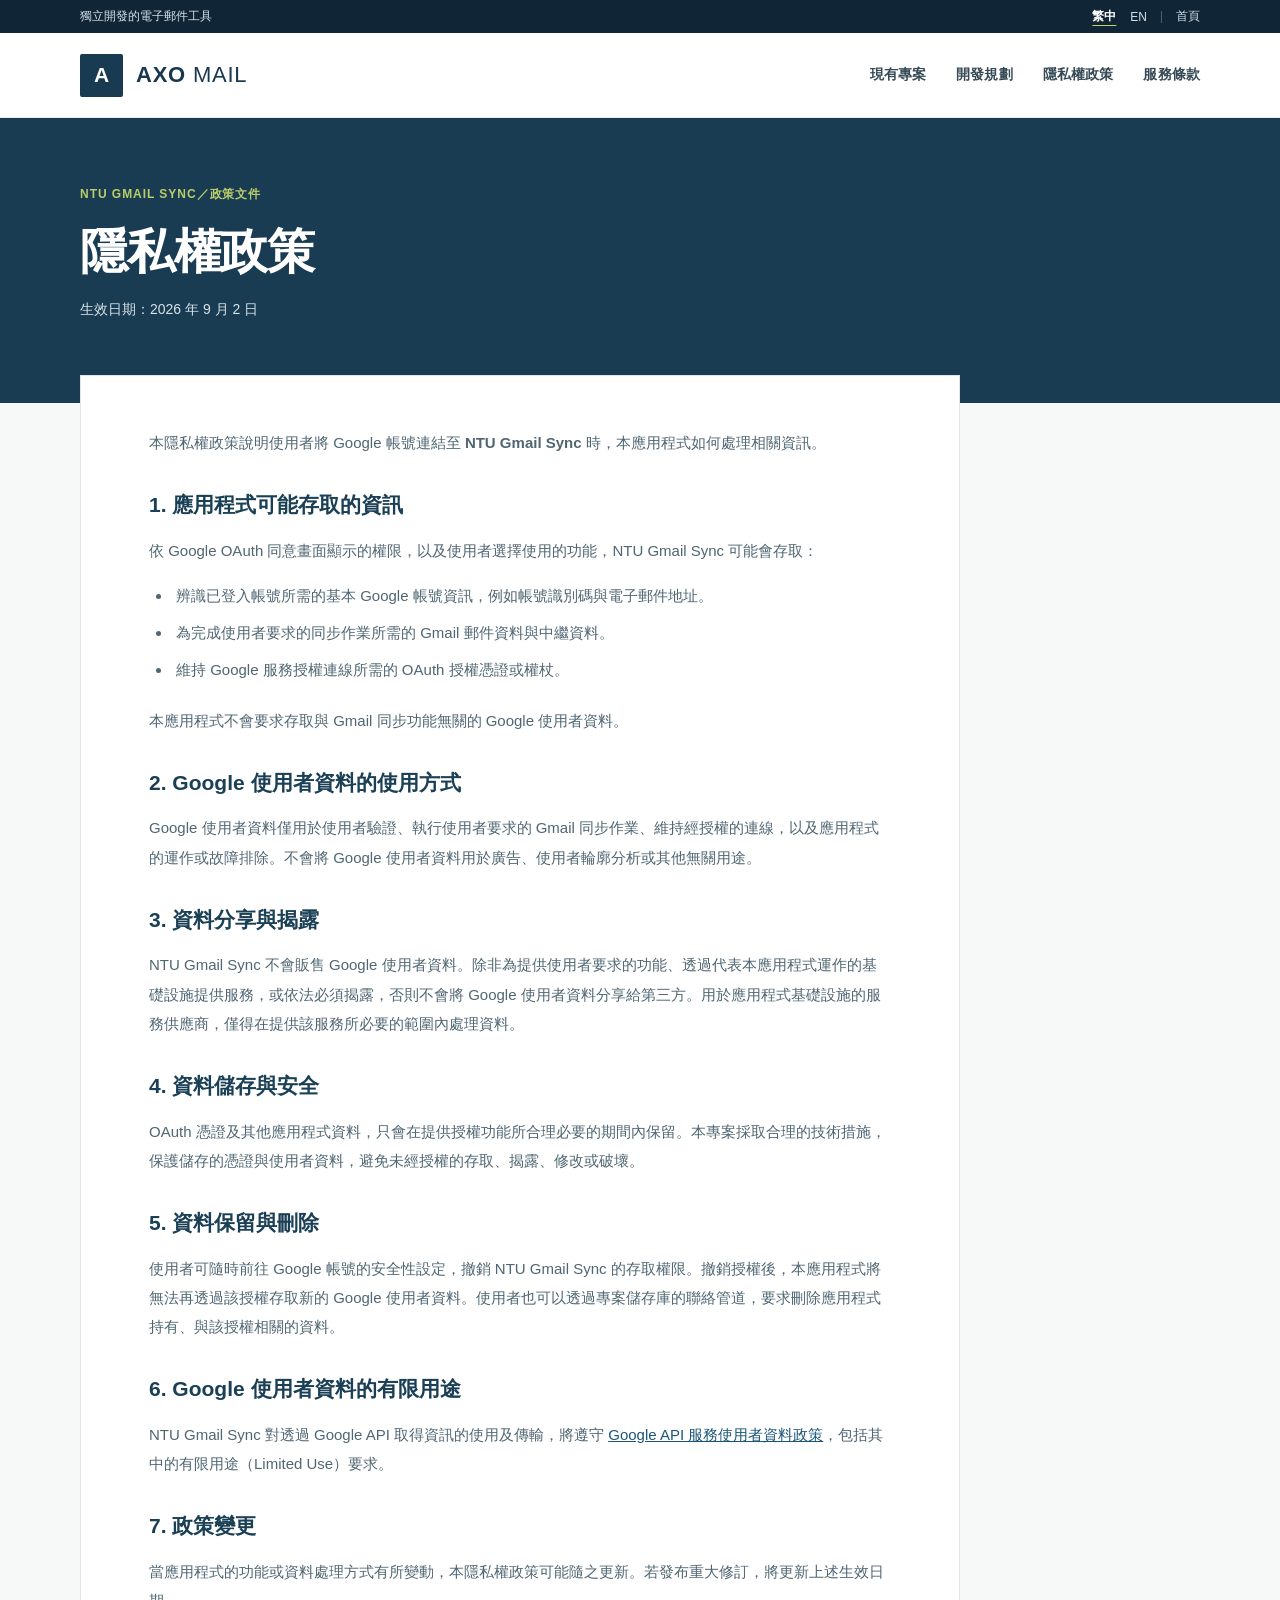
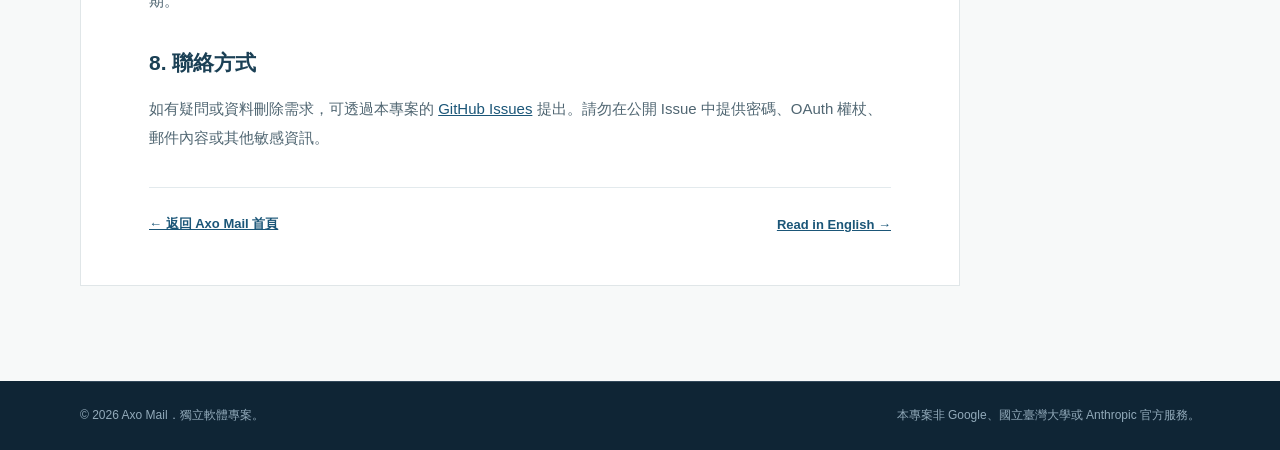
<file: privacy.html>
<!doctype html>
<html lang="zh-TW">
<head>
  <meta charset="utf-8">
  <meta name="viewport" content="width=device-width, initial-scale=1">
  <meta name="theme-color" content="#142d41">
  <meta name="description" content="說明 NTU Gmail Sync 如何存取、使用與保護經使用者授權的 Google 帳號資料。">
  <link rel="canonical" href="https://598787.xyz/privacy.html">
  <link rel="alternate" hreflang="zh-TW" href="https://598787.xyz/privacy.html">
  <link rel="alternate" hreflang="en" href="https://598787.xyz/privacy-en.html">
  <link rel="icon" href="/favicon.svg" type="image/svg+xml">
  <link rel="stylesheet" href="/site-20261008-zh-v4.css">
  <title>隱私權政策｜NTU Gmail Sync｜Axo Mail</title>
</head>
<body>
  <a class="skip-link" href="#legal-content">跳至主要內容</a>
  <div class="utility-bar"><div class="container utility-inner"><span>獨立開發的電子郵件工具</span><div class="utility-links"><span class="language-current" aria-current="page">繁中</span><a href="/privacy-en.html" lang="en" hreflang="en">EN</a><span class="utility-divider" aria-hidden="true"></span><a href="/">首頁</a></div></div></div>
  <header class="site-header"><div class="container header-inner"><a class="logo" href="/" aria-label="Axo Mail 首頁"><span class="logo-symbol" aria-hidden="true">A</span><span class="logo-name">AXO <span>MAIL</span></span></a><nav class="main-nav" aria-label="法律文件導覽"><a href="/#projects">現有專案</a><a href="/#development">開發規劃</a><a href="/privacy.html">隱私權政策</a><a href="/terms.html">服務條款</a></nav></div></header>
  <main id="legal-content"><div class="legal-hero"><div class="container"><p class="overline overline-light">NTU Gmail Sync／政策文件</p><h1>隱私權政策</h1><p>生效日期：2026 年 9 月 2 日</p></div></div>
    <div class="legal-main"><div class="container"><article class="legal-paper">
      <p>本隱私權政策說明使用者將 Google 帳號連結至 <strong>NTU Gmail Sync</strong> 時，本應用程式如何處理相關資訊。</p>
    <h2>1. 應用程式可能存取的資訊</h2>
    <p>依 Google OAuth 同意畫面顯示的權限，以及使用者選擇使用的功能，NTU Gmail Sync 可能會存取：</p>
    <ul>
      <li>辨識已登入帳號所需的基本 Google 帳號資訊，例如帳號識別碼與電子郵件地址。</li>
      <li>為完成使用者要求的同步作業所需的 Gmail 郵件資料與中繼資料。</li>
      <li>維持 Google 服務授權連線所需的 OAuth 授權憑證或權杖。</li>
    </ul>
    <p>本應用程式不會要求存取與 Gmail 同步功能無關的 Google 使用者資料。</p>
    <h2>2. Google 使用者資料的使用方式</h2>
    <p>Google 使用者資料僅用於使用者驗證、執行使用者要求的 Gmail 同步作業、維持經授權的連線，以及應用程式的運作或故障排除。不會將 Google 使用者資料用於廣告、使用者輪廓分析或其他無關用途。</p>
    <h2>3. 資料分享與揭露</h2>
    <p>NTU Gmail Sync 不會販售 Google 使用者資料。除非為提供使用者要求的功能、透過代表本應用程式運作的基礎設施提供服務，或依法必須揭露，否則不會將 Google 使用者資料分享給第三方。用於應用程式基礎設施的服務供應商，僅得在提供該服務所必要的範圍內處理資料。</p>
    <h2>4. 資料儲存與安全</h2>
    <p>OAuth 憑證及其他應用程式資料，只會在提供授權功能所合理必要的期間內保留。本專案採取合理的技術措施，保護儲存的憑證與使用者資料，避免未經授權的存取、揭露、修改或破壞。</p>
    <h2>5. 資料保留與刪除</h2>
    <p>使用者可隨時前往 Google 帳號的安全性設定，撤銷 NTU Gmail Sync 的存取權限。撤銷授權後，本應用程式將無法再透過該授權存取新的 Google 使用者資料。使用者也可以透過專案儲存庫的聯絡管道，要求刪除應用程式持有、與該授權相關的資料。</p>
    <h2>6. Google 使用者資料的有限用途</h2>
    <p>NTU Gmail Sync 對透過 Google API 取得資訊的使用及傳輸，將遵守 <a href="https://developers.google.com/terms/api-services-user-data-policy" target="_blank" rel="noopener noreferrer">Google API 服務使用者資料政策</a>，包括其中的有限用途（Limited Use）要求。</p>
    <h2>7. 政策變更</h2>
    <p>當應用程式的功能或資料處理方式有所變動，本隱私權政策可能隨之更新。若發布重大修訂，將更新上述生效日期。</p>
    <h2>8. 聯絡方式</h2>
    <p>如有疑問或資料刪除需求，可透過本專案的 <a href="https://github.com/Axoled-Student/598787.xyz/issues" target="_blank" rel="noopener noreferrer">GitHub Issues</a> 提出。請勿在公開 Issue 中提供密碼、OAuth 權杖、郵件內容或其他敏感資訊。</p>
      <div class="legal-actions"><a href="/">← 返回 Axo Mail 首頁</a><a href="/privacy-en.html" lang="en" hreflang="en">Read in English →</a></div>
    </article></div></div>
  </main>
  <footer class="site-footer"><div class="container footer-bottom"><span>© 2026 Axo Mail．獨立軟體專案。</span><span>本專案非 Google、國立臺灣大學或 Anthropic 官方服務。</span></div></footer>
</body>
</html>
</file>
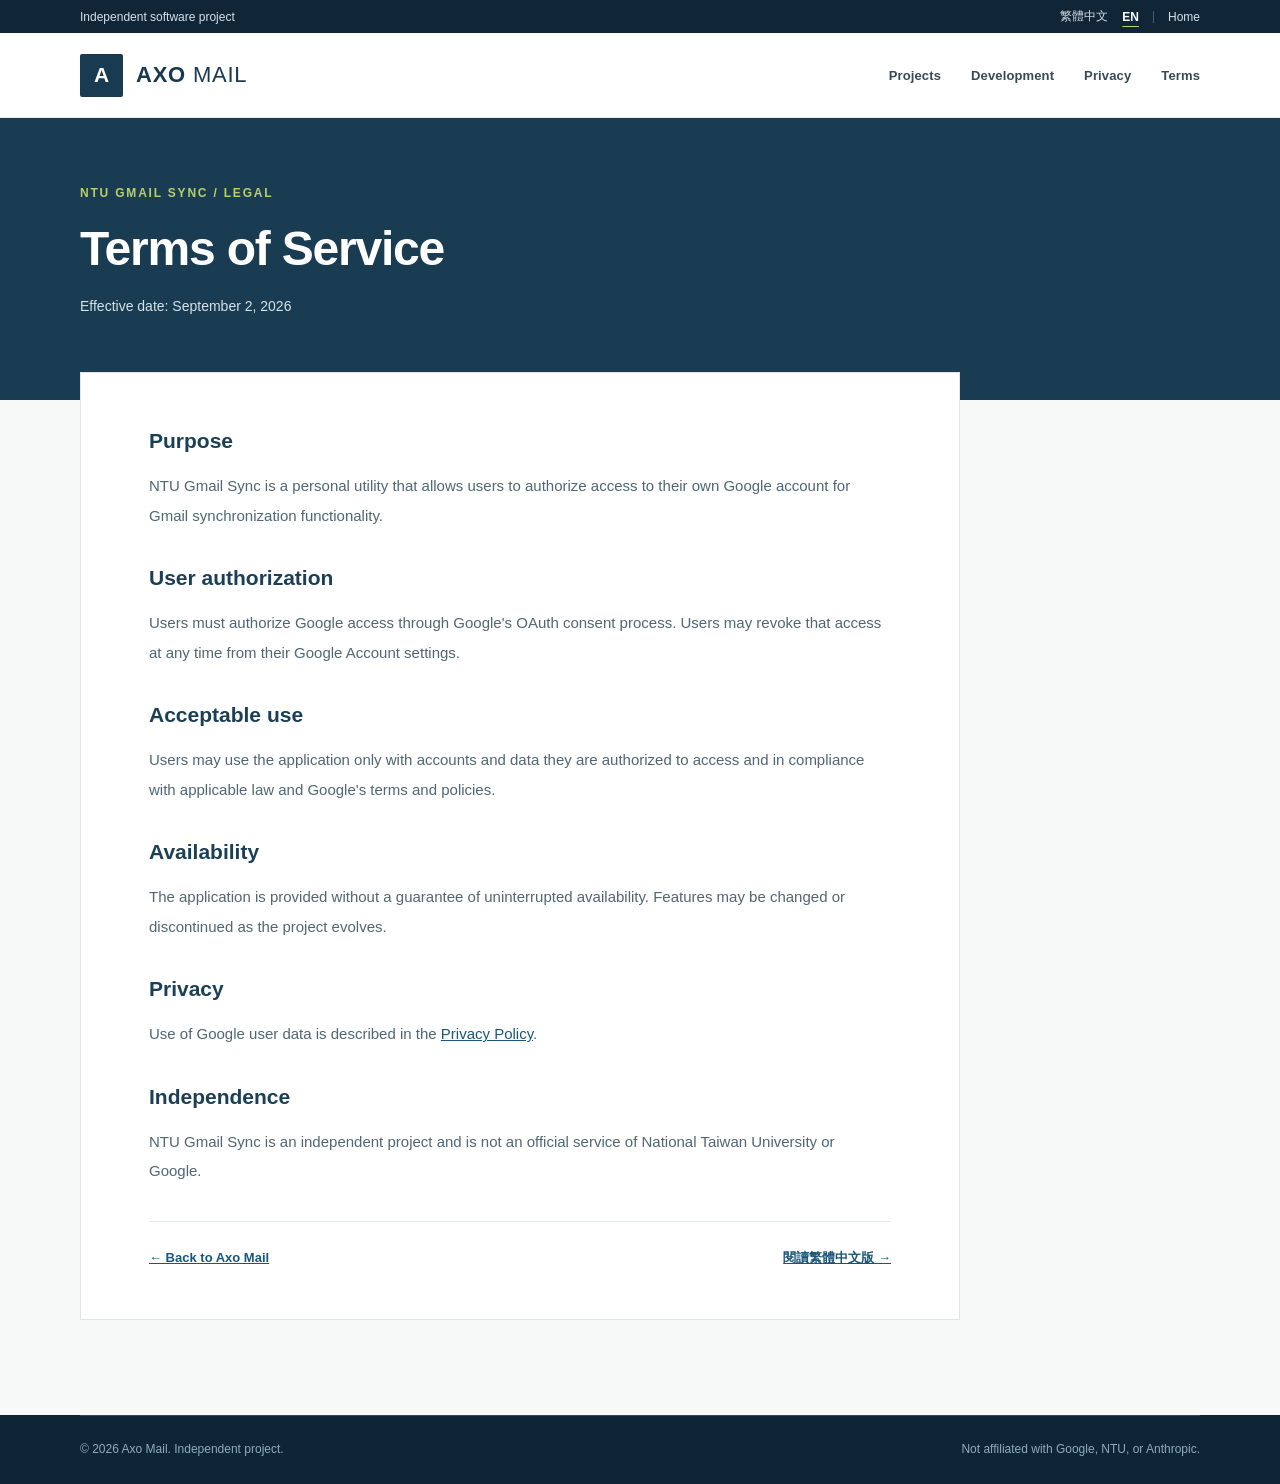
<file: terms-en.html>
<!doctype html>
<html lang="en">
<head>
  <meta charset="utf-8">
  <meta name="viewport" content="width=device-width, initial-scale=1">
  <meta name="theme-color" content="#142d41">
  <meta name="description" content="Terms of service for NTU Gmail Sync, an independent Gmail synchronization utility.">
  <link rel="canonical" href="https://598787.xyz/terms-en.html">
  <link rel="alternate" hreflang="en" href="https://598787.xyz/terms-en.html">
  <link rel="alternate" hreflang="zh-TW" href="https://598787.xyz/terms.html">
  <link rel="icon" href="/favicon.svg" type="image/svg+xml">
  <link rel="stylesheet" href="/site-20261008-zh-v4.css">
  <title>Terms of Service — NTU Gmail Sync | Axo Mail</title>
</head>
<body>
  <a class="skip-link" href="#legal-content">Skip to content</a>
  <div class="utility-bar"><div class="container utility-inner"><span>Independent software project</span><div class="utility-links"><a href="/terms.html" lang="zh-Hant" hreflang="zh-TW">繁體中文</a><span class="language-current" aria-current="page">EN</span><span class="utility-divider" aria-hidden="true"></span><a href="/en.html">Home</a></div></div></div>
  <header class="site-header"><div class="container header-inner"><a class="logo" href="/en.html" aria-label="Axo Mail English homepage"><span class="logo-symbol" aria-hidden="true">A</span><span class="logo-name">AXO <span>MAIL</span></span></a><nav class="main-nav" aria-label="Legal page navigation"><a href="/en.html#projects">Projects</a><a href="/en.html#development">Development</a><a href="/privacy-en.html">Privacy</a><a href="/terms-en.html">Terms</a></nav></div></header>
  <main id="legal-content"><div class="legal-hero"><div class="container"><p class="overline overline-light">NTU Gmail Sync / Legal</p><h1>Terms of Service</h1><p>Effective date: September 2, 2026</p></div></div>
    <div class="legal-main"><div class="container"><article class="legal-paper">
  
  

  <h2>Purpose</h2>
  <p>NTU Gmail Sync is a personal utility that allows users to authorize access to their own Google account for Gmail synchronization functionality.</p>

  <h2>User authorization</h2>
  <p>Users must authorize Google access through Google's OAuth consent process. Users may revoke that access at any time from their Google Account settings.</p>

  <h2>Acceptable use</h2>
  <p>Users may use the application only with accounts and data they are authorized to access and in compliance with applicable law and Google's terms and policies.</p>

  <h2>Availability</h2>
  <p>The application is provided without a guarantee of uninterrupted availability. Features may be changed or discontinued as the project evolves.</p>

  <h2>Privacy</h2>
  <p>Use of Google user data is described in the <a href="/privacy-en.html">Privacy Policy</a>.</p>

  <h2>Independence</h2>
  <p>NTU Gmail Sync is an independent project and is not an official service of National Taiwan University or Google.</p>

  

      <div class="legal-actions"><a href="/en.html">← Back to Axo Mail</a><a href="/terms.html" lang="zh-Hant" hreflang="zh-TW">閱讀繁體中文版 →</a></div>
    </article></div></div>
  </main>
  <footer class="site-footer"><div class="container footer-bottom"><span>© 2026 Axo Mail. Independent project.</span><span>Not affiliated with Google, NTU, or Anthropic.</span></div></footer>
</body>
</html>
</file>
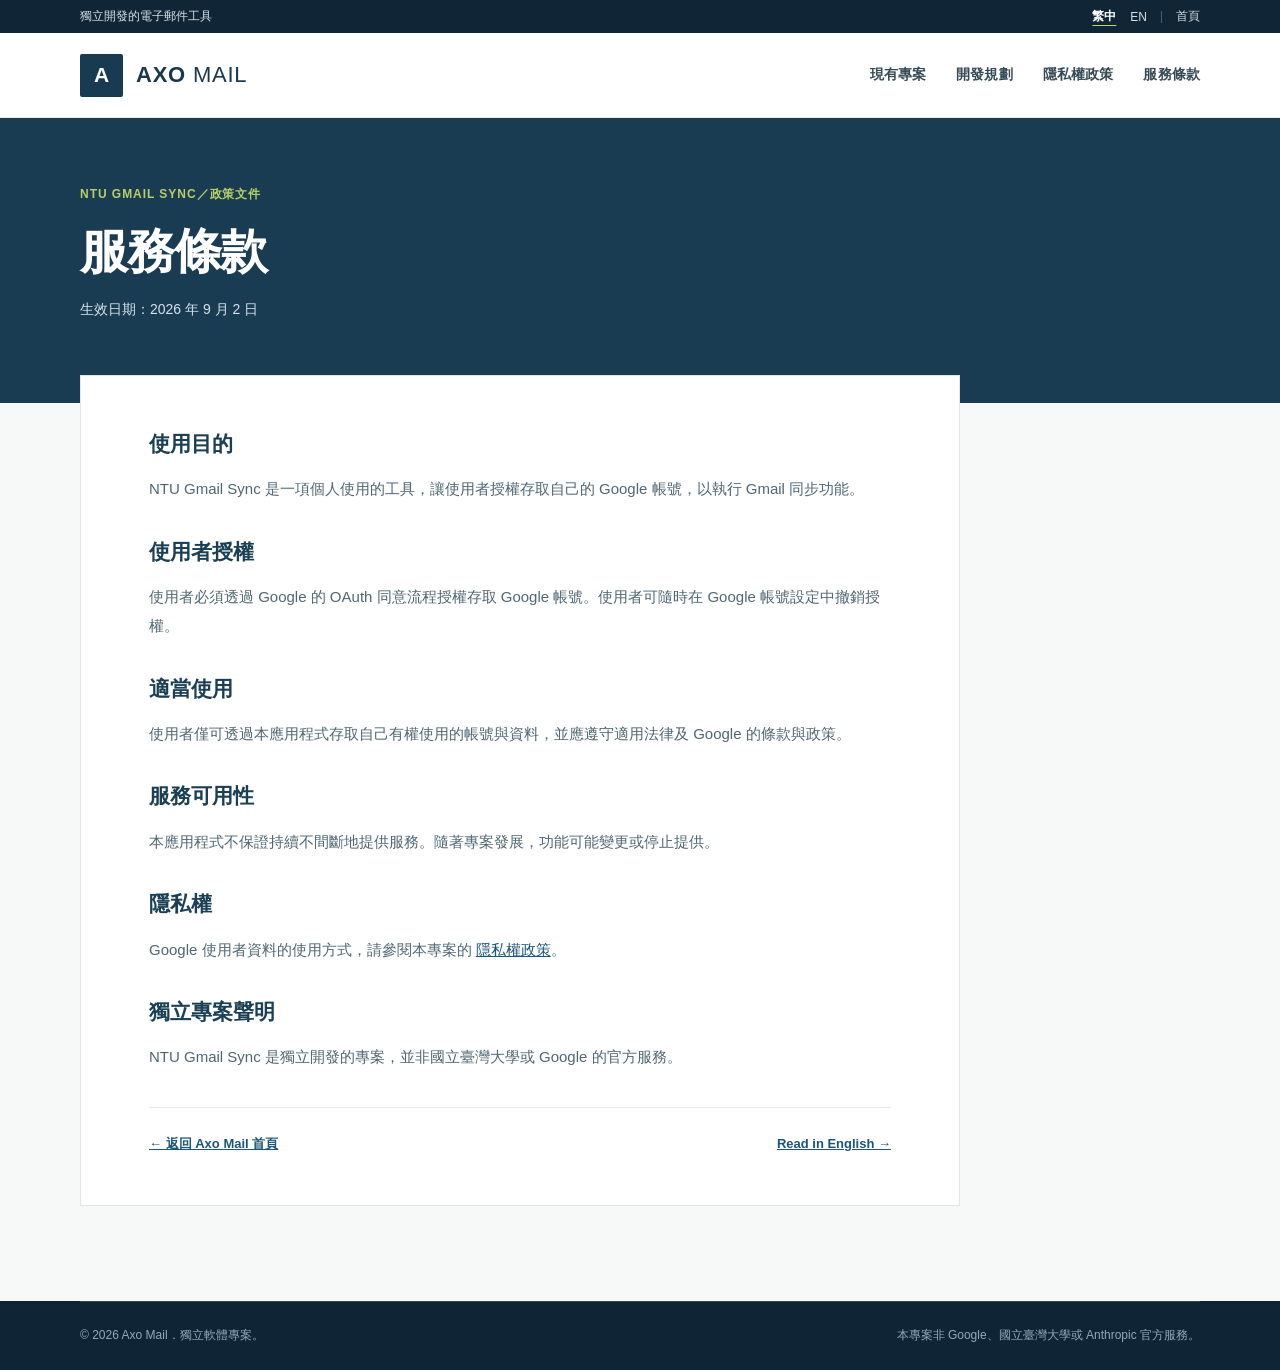
<file: terms.html>
<!doctype html>
<html lang="zh-TW">
<head>
  <meta charset="utf-8">
  <meta name="viewport" content="width=device-width, initial-scale=1">
  <meta name="theme-color" content="#142d41">
  <meta name="description" content="使用 NTU Gmail Sync 與授權 Google 帳號存取時適用的基本條款。">
  <link rel="canonical" href="https://598787.xyz/terms.html">
  <link rel="alternate" hreflang="zh-TW" href="https://598787.xyz/terms.html">
  <link rel="alternate" hreflang="en" href="https://598787.xyz/terms-en.html">
  <link rel="icon" href="/favicon.svg" type="image/svg+xml">
  <link rel="stylesheet" href="/site-20261008-zh-v4.css">
  <title>服務條款｜NTU Gmail Sync｜Axo Mail</title>
</head>
<body>
  <a class="skip-link" href="#legal-content">跳至主要內容</a>
  <div class="utility-bar"><div class="container utility-inner"><span>獨立開發的電子郵件工具</span><div class="utility-links"><span class="language-current" aria-current="page">繁中</span><a href="/terms-en.html" lang="en" hreflang="en">EN</a><span class="utility-divider" aria-hidden="true"></span><a href="/">首頁</a></div></div></div>
  <header class="site-header"><div class="container header-inner"><a class="logo" href="/" aria-label="Axo Mail 首頁"><span class="logo-symbol" aria-hidden="true">A</span><span class="logo-name">AXO <span>MAIL</span></span></a><nav class="main-nav" aria-label="法律文件導覽"><a href="/#projects">現有專案</a><a href="/#development">開發規劃</a><a href="/privacy.html">隱私權政策</a><a href="/terms.html">服務條款</a></nav></div></header>
  <main id="legal-content"><div class="legal-hero"><div class="container"><p class="overline overline-light">NTU Gmail Sync／政策文件</p><h1>服務條款</h1><p>生效日期：2026 年 9 月 2 日</p></div></div>
    <div class="legal-main"><div class="container"><article class="legal-paper">
      <h2>使用目的</h2>
    <p>NTU Gmail Sync 是一項個人使用的工具，讓使用者授權存取自己的 Google 帳號，以執行 Gmail 同步功能。</p>
    <h2>使用者授權</h2>
    <p>使用者必須透過 Google 的 OAuth 同意流程授權存取 Google 帳號。使用者可隨時在 Google 帳號設定中撤銷授權。</p>
    <h2>適當使用</h2>
    <p>使用者僅可透過本應用程式存取自己有權使用的帳號與資料，並應遵守適用法律及 Google 的條款與政策。</p>
    <h2>服務可用性</h2>
    <p>本應用程式不保證持續不間斷地提供服務。隨著專案發展，功能可能變更或停止提供。</p>
    <h2>隱私權</h2>
    <p>Google 使用者資料的使用方式，請參閱本專案的 <a href="/privacy.html">隱私權政策</a>。</p>
    <h2>獨立專案聲明</h2>
    <p>NTU Gmail Sync 是獨立開發的專案，並非國立臺灣大學或 Google 的官方服務。</p>
      <div class="legal-actions"><a href="/">← 返回 Axo Mail 首頁</a><a href="/terms-en.html" lang="en" hreflang="en">Read in English →</a></div>
    </article></div></div>
  </main>
  <footer class="site-footer"><div class="container footer-bottom"><span>© 2026 Axo Mail．獨立軟體專案。</span><span>本專案非 Google、國立臺灣大學或 Anthropic 官方服務。</span></div></footer>
</body>
</html>
</file>
<file: site-20261008-zh-v4.css>
/* Axo Mail — restrained studio-style website */
:root {
  color-scheme: light;
  --ink: #1b3040;
  --ink-dark: #142b3e;
  --slate: #536675;
  --blue: #193b55;
  --accent: #b6cd42;
  --accent-hover: #d0e369;
  --line: #dce3e6;
  --soft: #f5f7f7;
  --white: #fff;
  font-family: "Segoe UI", Arial, "Helvetica Neue", sans-serif;
  -webkit-font-smoothing: antialiased;
  text-rendering: optimizeLegibility;
}
* { box-sizing: border-box; }
html { scroll-behavior: smooth; scroll-padding-top: 85px; }
body { margin: 0; background: var(--white); color: var(--ink); font-size: 16px; }
a { color: inherit; }
a:focus-visible, summary:focus-visible {
  outline: 3px solid #7f9e16;
  outline-offset: 4px;
}
::selection { background: #d8eaa0; color: #102637; }
.container { width: min(1120px, calc(100% - 54px)); margin: 0 auto; }
.skip-link {
  position: absolute; left: 20px; top: -80px; z-index: 99;
  background: white; padding: 12px 18px;
}
.skip-link:focus { top: 20px; }
.utility-bar { background: #102637; color: #d6e0e8; font-size: 12px; }
.utility-inner {
  display: flex; justify-content: space-between; align-items: center; gap: 15px;
  min-height: 33px;
}
.utility-inner a { text-decoration: none; }
.utility-inner a:hover { color: #fff; }
.site-header { background: white; border-bottom: 1px solid #e9edef; position: relative; z-index: 1; }
.header-inner { display: flex; justify-content: space-between; align-items: center; gap: 30px; min-height: 84px; }
.logo { display: inline-flex; align-items: center; gap: 13px; text-decoration: none; white-space: nowrap; }
.logo-symbol {
  display: grid; place-items: center; width: 43px; height: 43px;
  background: #183b52; color: white; font-weight: 800;
  font-size: 21px; border-radius: 2px;
}
.logo-name, .footer-logo { font-size: 22px; font-weight: 850; color: #18384f; letter-spacing: .035em; }
.logo-name span, .footer-logo span { font-weight: 400; }
.main-nav { display: flex; gap: 30px; flex-wrap: wrap; align-items: center; }
.main-nav a {
  font-size: 13px; font-weight: 700; color: #364a56;
  text-decoration: none; letter-spacing: .01em;
}
.main-nav a:hover { color: #879e1e; }
.hero {
  background: #1a3c54;
  color: white;
  background-image: linear-gradient(120deg, #17384f, #24485c);
}
.hero-layout {
  display: grid;
  grid-template-columns: minmax(0,1.28fr) minmax(0,.72fr);
  gap: 78px;
  align-items: center;
  padding-block: 110px 116px;
}
.overline {
  margin: 0 0 19px;
  color: #66802f; font-size: 12px; font-weight: 850;
  text-transform: uppercase; letter-spacing: .15em;
}
.overline-light { color: #b9ce69; }
.hero h1 {
  font-size: clamp(43px, 5.25vw, 68px); line-height: 1.13;
  letter-spacing: -.038em; font-weight: 750;
  max-width: 780px; margin: 0 0 26px;
}
.hero h1 span { color: #dce8f1; }
.hero-description {
  max-width: 610px;
  line-height: 1.83; font-size: 16px; color: #d4e0e9; margin: 0;
}
.hero-actions { display: flex; flex-wrap: wrap; align-items: center; gap: 15px; margin-top: 33px; }
.action {
  min-height: 48px; padding: 14px 21px; display: inline-flex; align-items: center;
  justify-content: center; gap: 20px;
  text-decoration: none; font-size: 12px; text-transform: uppercase;
  letter-spacing: .065em; font-weight: 800; transition: background .15s,color .15s,border-color .15s;
}
.action-primary { background: var(--accent); color: #1a3040; }
.action-primary:hover { background: var(--accent-hover); }
.action-outline { border: 1px solid #94a9b7; color: #fff; }
.action-outline:hover { background: #fff; color: #1a3b51; border-color: #fff; }
.hero-aside {
  padding: 34px 34px 28px; border-top: 3px solid #b6cd42;
  background: #f7fafb; color: var(--ink);
}
.aside-title {
  font-size: 11px; text-transform: uppercase; font-weight: 850;
  letter-spacing: .16em; margin: 0 0 19px; color: #58727b;
}
.aside-item { padding: 20px 0; border-top: 1px solid #dce4e8; }
.aside-item span {
  display: block; color: #648084; font-size: 11px; font-weight: 750;
  letter-spacing: .08em; text-transform: uppercase; margin-bottom: 7px;
}
.aside-item strong { font-size: 16px; color: #1b3f54; line-height: 1.4; }
.aside-item p { color: #627580; font-size: 13px; line-height: 1.65; margin: 7px 0 0; }
.section-trail { border-bottom: 1px solid var(--line); background: #f1f4f4; }
.trail-inner { display: flex; flex-wrap: wrap; align-items: center; gap: 21px; min-height: 69px; color: #526a75; font-size: 12px; font-weight: 700; letter-spacing: .015em; }
.trail-separator { display: block; width: 20px; height: 1px; background: #90a5ad; }
.section { padding: 110px 0; }
.split-layout { display: grid; grid-template-columns: 1fr 1.06fr; gap: 80px; }
h2,h3,p { overflow-wrap: break-word; }
h2 { font-size: clamp(31px,3.6vw,43px); line-height: 1.2; font-weight: 750; letter-spacing: -.03em; margin: 0; }
.section-lead h2 { max-width: 500px; }
.section-copy p {
  color: var(--slate); line-height: 1.9; margin: 0 0 18px;
  font-size: 15px;
}
.section-copy p.lead { color: #244257; font-size: 20px; font-weight: 520; line-height: 1.65; }
.inline-link {
  text-decoration: none; display: inline-flex; align-items: center; gap: 8px;
  color: #255069; border-bottom: 1px solid #a9b9c1;
  padding-bottom: 7px; font-size: 13px; font-weight: 800;
}
.inline-link:hover { border-bottom-color: #66802f; color: #557024; }
.section-copy .inline-link { margin-top: 9px; }
.projects-section, .faq-section { background: #f7f9f9; }
.section-heading { max-width: 725px; margin: 0 0 44px; }
.section-heading h2 { margin-bottom: 18px; }
.section-heading > p:last-child { color: var(--slate); margin: 0; line-height: 1.75; font-size: 16px; }
.project-feature {
  background: white; border: 1px solid #e0e6e8;
  display: grid; grid-template-columns: .82fr 1.18fr; min-height: 325px;
}
.project-ident { background: #1b4055; padding: 42px; display: flex; flex-direction: column; align-items: flex-start; color: white; }
.project-index { color: #bbd4dc; font-size: 11px; font-weight: 770; letter-spacing: .13em; text-transform: uppercase; }
.project-ident h3 { font-size: clamp(28px,3vw,35px); letter-spacing: -.03em; font-weight: 720; margin: 57px 0 20px; line-height: 1.18; }
.project-status { margin-top: auto; color: #213b31; background: #d8e6bc; padding: 8px 12px; font-size: 11px; font-weight: 800; text-transform: uppercase; letter-spacing: .06em; }
.project-description { padding: 49px 53px; }
.project-description p { color: #506673; line-height: 1.85; font-size: 15px; margin: 0 0 17px; }
.project-links { display: flex; flex-wrap: wrap; gap: 28px; margin-top: 31px; }
.development-list { border-top: 1px solid var(--line); }
.development-row {
  display: grid; grid-template-columns: 65px minmax(0,1fr) 110px; align-items: start; gap: 20px;
  padding: 30px 0; border-bottom: 1px solid var(--line);
}
.row-number { color: #7f949f; font-size: 12px; font-weight: 800; padding-top: 8px; }
.development-row h3 { font-size: 20px; letter-spacing: -.02em; margin: 0 0 10px; }
.development-row p { margin: 0; line-height: 1.7; color: var(--slate); font-size: 14px; }
.phase { justify-self: end; border: 1px solid #d8e1e5; color: #627980; text-transform: uppercase; letter-spacing: .1em; font-weight: 800; padding: 8px 11px; font-size: 10px; }
.development-note {
  border-left: 3px solid #8da13c; margin-top: 36px; padding: 4px 0 4px 24px;
}
.development-note strong { color: #264559; font-size: 14px; }
.development-note p { color: var(--slate); line-height: 1.78; font-size: 14px; margin: 8px 0 0; max-width: 900px; }
.faq-layout { display: grid; grid-template-columns: .82fr 1.18fr; gap: 74px; }
.faq-layout .section-lead > p:last-child { font-size: 15px; line-height: 1.8; color: var(--slate); max-width: 300px; }
.faq-list { border-top: 1px solid #dbe2e5; }
.faq-list details { border-bottom: 1px solid #dbe2e5; }
.faq-list summary {
  display: flex; align-items: center; justify-content: space-between; gap: 20px;
  list-style: none; cursor: pointer; padding: 24px 2px;
  font-size: 16px; font-weight: 650; line-height: 1.5; color: #253e4e;
}
.faq-list summary::-webkit-details-marker { display: none; }
.faq-toggle { flex: none; width: 25px; height: 25px; position: relative; }
.faq-toggle::before,.faq-toggle::after {
  content: ""; position: absolute; left: 5px; top: 12px; width: 15px; height: 1px; background: #35536a;
}
.faq-toggle::after { transform: rotate(90deg); transition: transform .2s; }
details[open] .faq-toggle::after { transform: rotate(0); }
.faq-answer { padding: 0 35px 23px 2px; }
.faq-answer p { font-size: 14px; color: #60727e; line-height: 1.75; margin: 0; }
.contact-section { background: #1a3c53; color: white; padding: 81px 0 85px; }
.contact-layout { display: flex; justify-content: space-between; align-items: center; gap: 55px; }
.contact-layout h2 { max-width: 690px; margin-bottom: 20px; color: #fff; }
.contact-layout p:not(.overline) { max-width: 665px; line-height: 1.85; margin: 0; color: #d1e0e8; font-size: 15px; }
.contact-layout .action { white-space: nowrap; flex: none; }
.site-footer { background: #0f2535; color: #c0d0d9; }
.footer-grid {
  padding: 70px 0; display: grid; grid-template-columns: 1.35fr .6fr 1fr .8fr;
  gap: 42px; align-items: start;
}
.footer-logo { color: white; font-size: 23px; }
.footer-brand p,.footer-grid > div > p { font-size: 13px; line-height: 1.9; max-width: 265px; margin: 20px 0 0; color: #a9becb; }
.footer-grid h3 { color: #fff; font-size: 13px; margin: 5px 0 23px; }
.footer-grid nav { display: flex; flex-direction: column; gap: 15px; }
.footer-grid a { color: #b3c7d2; text-decoration: none; font-size: 13px; line-height: 1.55; }
.footer-grid a:hover { color: white; text-decoration: underline; }
.footer-grid > div:last-child a { display: inline-block; margin-top: 20px; }
.footer-bottom {
  padding: 24px 0; border-top: 1px solid #32485a;
  display: flex; justify-content: space-between; gap: 22px; flex-wrap: wrap;
  font-size: 12px; color: #92aaba; line-height: 1.65;
}
/* The original OAuth legal documents retain their own inline presentation. */
@media (max-width: 960px) {
  .hero-layout { grid-template-columns: minmax(0,1fr) minmax(0,.7fr); gap: 35px; padding-block: 80px; }
  .hero h1 { font-size: clamp(37px,4.7vw,52px); }
  .hero-aside { padding: 25px; }
  .split-layout { gap: 45px; }
  .faq-layout { gap: 40px; }
  .footer-grid { grid-template-columns: 1.2fr 1fr 1fr; }
  .footer-brand { grid-column: 1 / -1; }
}
@media (max-width: 720px) {
  .container { width: min(100% - 36px,1120px); }
  .utility-inner { min-height: 32px; }
  .header-inner { min-height: 76px; align-items: center; flex-wrap: wrap; gap: 15px; padding-block: 15px; }
  .logo { width: 100%; }
  .main-nav { gap: 17px; padding-bottom: 5px; }
  .main-nav a { font-size: 12px; }
  .hero-layout { grid-template-columns: 1fr; gap: 50px; padding-block: 67px 72px; }
  .hero h1 { font-size: clamp(38px,9vw,52px); }
  .hero-description { font-size: 15px; }
  .hero-aside { width: 100%; }
  .section { padding-block: 73px; }
  .split-layout,.faq-layout { grid-template-columns: 1fr; gap: 34px; }
  .trail-inner { padding-block: 16px; gap: 13px; }
  .trail-separator { width: 13px; }
  .project-feature { grid-template-columns: 1fr; }
  .project-ident { padding: 32px; min-height: 220px; }
  .project-ident h3 { margin: 40px 0 20px; }
  .project-description { padding: 32px; }
  .development-row { grid-template-columns: 32px minmax(0,1fr); gap: 14px; }
  .phase { grid-column: 2; justify-self: start; }
  .faq-layout .section-lead > p:last-child { max-width: 100%; }
  .contact-layout { flex-direction: column; align-items: flex-start; gap: 28px; }
  .contact-section { padding-block: 73px; }
  .footer-grid { grid-template-columns: 1fr 1fr; gap: 40px 24px; padding-block: 55px; }
  .footer-brand { grid-column: 1 / -1; }
  .footer-bottom { flex-direction: column; gap: 4px; }
}
@media (max-width: 420px) {
  .main-nav { gap: 12px 16px; }
  .main-nav a { font-size: 11px; }
  .logo-name { font-size: 20px; }
  .hero h1 { font-size: 37px; }
  .action { width: 100%; justify-content: space-between; }
  .footer-grid { grid-template-columns: 1fr; }
  .footer-brand { grid-column: auto; }
}
@media (prefers-reduced-motion: reduce) {
  html { scroll-behavior: auto; }
  .action { transition: none; }
  .faq-toggle::after { transition: none; }
}
/* Proposed integration: concrete steps without implying a live demo */
.workflow-proposal {
  margin-top: 43px; background: #f4f7f6;
  border: 1px solid #dce5e4; padding: 35px 38px;
}
.workflow-proposal > p {
  color: #536b76; font-size: 11px; font-weight: 850;
  text-transform: uppercase; letter-spacing: .11em; margin: 0 0 24px;
}
.workflow-steps {
  display: grid; grid-template-columns: repeat(3, minmax(0, 1fr));
  gap: 24px; list-style: none; padding: 0; margin: 0;
}
.workflow-steps li { border-left: 2px solid #a6bd71; padding-left: 18px; }
.workflow-steps strong { display: block; font-size: 15px; color: #234457; margin-bottom: 10px; }
.workflow-steps span { display: block; color: #5b717b; font-size: 13px; line-height: 1.75; }
@media (max-width: 720px) {
  .workflow-proposal { padding: 28px 24px; }
  .workflow-steps { grid-template-columns: 1fr; gap: 22px; }
}

/* Language switch and Traditional Chinese typography */
.utility-links { display: inline-flex; align-items: center; gap: 14px; white-space: nowrap; }
.utility-links a { color: #d6e0e8; text-decoration: none; font-size: 12px; }
.utility-links a:hover { text-decoration: underline; color: #fff; }
.language-current {
  color: #fff; font-size: 12px; font-weight: 800;
  text-decoration: underline; text-decoration-color: #bdd362; text-underline-offset: 5px;
}
.utility-divider { width: 1px; height: 12px; background: #486070; }
html[lang="zh-TW"] {
  font-family: -apple-system, BlinkMacSystemFont, "PingFang TC", "Microsoft JhengHei",
    "Noto Sans TC", "Segoe UI", sans-serif;
}
html[lang="zh-TW"] .main-nav a { font-size: 14px; }
html[lang="zh-TW"] .hero h1 { font-size: clamp(36px, 4.4vw, 58px); line-height: 1.36; letter-spacing: -.035em; }
html[lang="zh-TW"] .hero-description { line-height: 2; }
html[lang="zh-TW"] .section-copy p { line-height: 1.95; }
html[lang="zh-TW"] .section-copy p.lead { line-height: 1.9; }
html[lang="zh-TW"] .section-heading > p:last-child { line-height: 1.95; }
html[lang="zh-TW"] .project-description p { line-height: 1.95; }
html[lang="zh-TW"] .development-row p { line-height: 1.9; }
html[lang="zh-TW"] .faq-answer p { line-height: 1.9; }
html[lang="zh-TW"] .phase { letter-spacing: .02em; font-size: 12px; }
html[lang="zh-TW"] .action { letter-spacing: .03em; font-size: 14px; }
html[lang="zh-TW"] .section-lead h2 { line-height: 1.5; }
html[lang="zh-TW"] .overline { letter-spacing: .08em; }
html[lang="zh-TW"] .aside-item p { line-height: 1.8; }

/* Readable, consistent legal pages for both locales */
.legal-hero {
  background: #1a3c53; color: #fff; padding: 68px 0 81px;
}
.legal-hero .overline { margin-bottom: 17px; }
.legal-hero h1 { font-size: clamp(35px, 4.2vw, 48px); line-height: 1.35; letter-spacing: -.025em; margin: 0 0 12px; }
.legal-hero p:not(.overline) { color: #d6e2e8; margin: 0; font-size: 14px; line-height: 1.8; }
.legal-main { background: #f7f9f9; padding: 0 0 95px; }
.legal-paper {
  background: #fff; border: 1px solid #e0e6e8;
  padding: 52px 68px; max-width: 880px;
  position: relative; top: -28px; margin-bottom: -28px;
}
.legal-paper h2 {
  font-size: 21px; color: #1b4055; letter-spacing: 0; line-height: 1.5;
  margin: 32px 0 15px;
}
.legal-paper h2:first-child { margin-top: 0; }
.legal-paper p, .legal-paper li { color: #506672; font-size: 15px; line-height: 1.95; }
.legal-paper p { margin: 0 0 16px; }
.legal-paper ul { padding-left: 23px; margin: 12px 0 21px; }
.legal-paper li { padding-left: 4px; margin-bottom: 8px; }
.legal-paper a { color: #1b5678; }
.legal-paper a:hover { color: #597326; }
.legal-actions {
  display: flex; justify-content: space-between; flex-wrap: wrap; align-items: center;
  border-top: 1px solid #e3eaed; gap: 18px; padding-top: 27px; margin-top: 35px;
}
.legal-actions a { font-size: 13px; font-weight: 700; }
.legal-translation-note { font-size: 12px !important; color: #73818b !important; }
@media (max-width: 960px) {
  html[lang="zh-TW"] .hero h1 { font-size: clamp(34px, 5.1vw, 53px); }
}
@media (max-width: 720px) {
  .utility-links { gap: 10px; }
  html[lang="zh-TW"] .hero h1 { font-size: clamp(35px, 8vw, 45px); }
  html[lang="zh-TW"] .main-nav a { font-size: 13px; }
  .legal-hero { padding: 50px 0 65px; }
  .legal-paper { padding: 32px 25px; }
  .legal-main { padding-bottom: 65px; }
}
@media (max-width: 420px) {
  html[lang="zh-TW"] .hero h1 { font-size: 35px; }
  .utility-inner { flex-wrap: wrap; gap: 5px; padding: 8px 0; }
  html[lang="zh-TW"] .main-nav a { font-size: 12px; }
}
</file>
